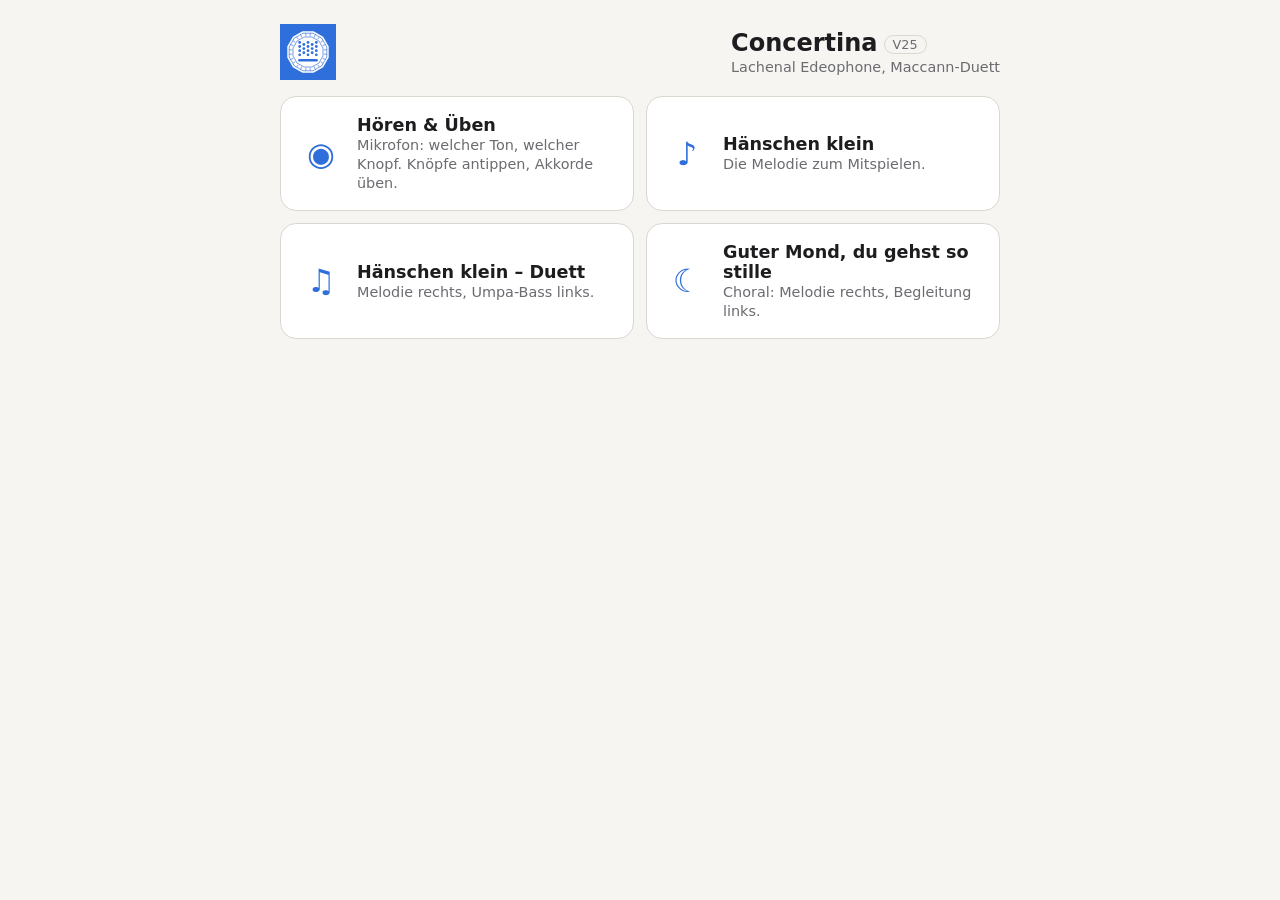
<file: index.html>
<!DOCTYPE html>
<html lang="de">
<head>
<meta charset="utf-8">
<meta name="viewport" content="width=device-width, initial-scale=1">
<title>Concertina</title>
<link rel="manifest" href="manifest.webmanifest">
<meta name="theme-color" content="#2f6fdb">
<link rel="icon" href="icon.svg" type="image/svg+xml">
<link rel="apple-touch-icon" href="icon-192.png">
<link rel="stylesheet" href="concertina.css?v=V25">
<style>
  /* The start menu: one big tile per thing to do */
  .menu-head { display: flex; align-items: center; gap: 14px; }
  .menu-head img { width: 56px; height: 56px; }
  .menu-head h1 { margin: 0; font-size: 1.5rem; }
  .menu-head .version { color: var(--muted); font-size: 0.8rem; font-weight: 400; margin-left: 6px; }
  .menu-head p { margin: 2px 0 0; color: var(--muted); font-size: 0.9rem; }
  .tiles { display: grid; grid-template-columns: repeat(auto-fit, minmax(260px, 1fr)); gap: 12px; }
  .tile {
    display: flex; gap: 14px; align-items: center; padding: 18px; border-radius: 16px; text-decoration: none;
    background: var(--panel); border: 1px solid var(--line); color: var(--ink);
  }
  .tile:hover, .tile:focus-visible { border-color: var(--accent); }
  .tile .sym { font-size: 2rem; width: 44px; text-align: center; color: var(--accent); flex: none; }
  .tile b { display: block; font-size: 1.1rem; }
  .tile span { color: var(--muted); font-size: 0.9rem; }
</style>
</head>
<body>
<main>
  <header class="menu-head">
    <img src="icon.svg" alt="">
    <div>
      <h1>Concertina<span class="version" id="version">V25</span></h1>
      <p>Lachenal Edeophone, Maccann-Duett</p>
    </div>
  </header>
  <nav class="tiles" aria-label="Menü">
    <a class="tile" href="listen.html"><div class="sym">◉</div><div><b>Hören &amp; Üben</b>
      <span>Mikrofon: welcher Ton, welcher Knopf. Knöpfe antippen, Akkorde üben.</span></div></a>
    <a class="tile" href="song.html"><div class="sym">♪</div><div><b>Hänschen klein</b>
      <span>Die Melodie zum Mitspielen.</span></div></a>
    <a class="tile" href="duet.html"><div class="sym">♫</div><div><b>Hänschen klein – Duett</b>
      <span>Melodie rechts, Umpa-Bass links.</span></div></a>
    <a class="tile" href="backing.html"><div class="sym">☾</div><div><b>Guter Mond, du gehst so stille</b>
      <span>Choral: Melodie rechts, Begleitung links.</span></div></a>
  </nav>
</main>
<script src="pwa.js?v=V25"></script>
</body>
</html>
</file>
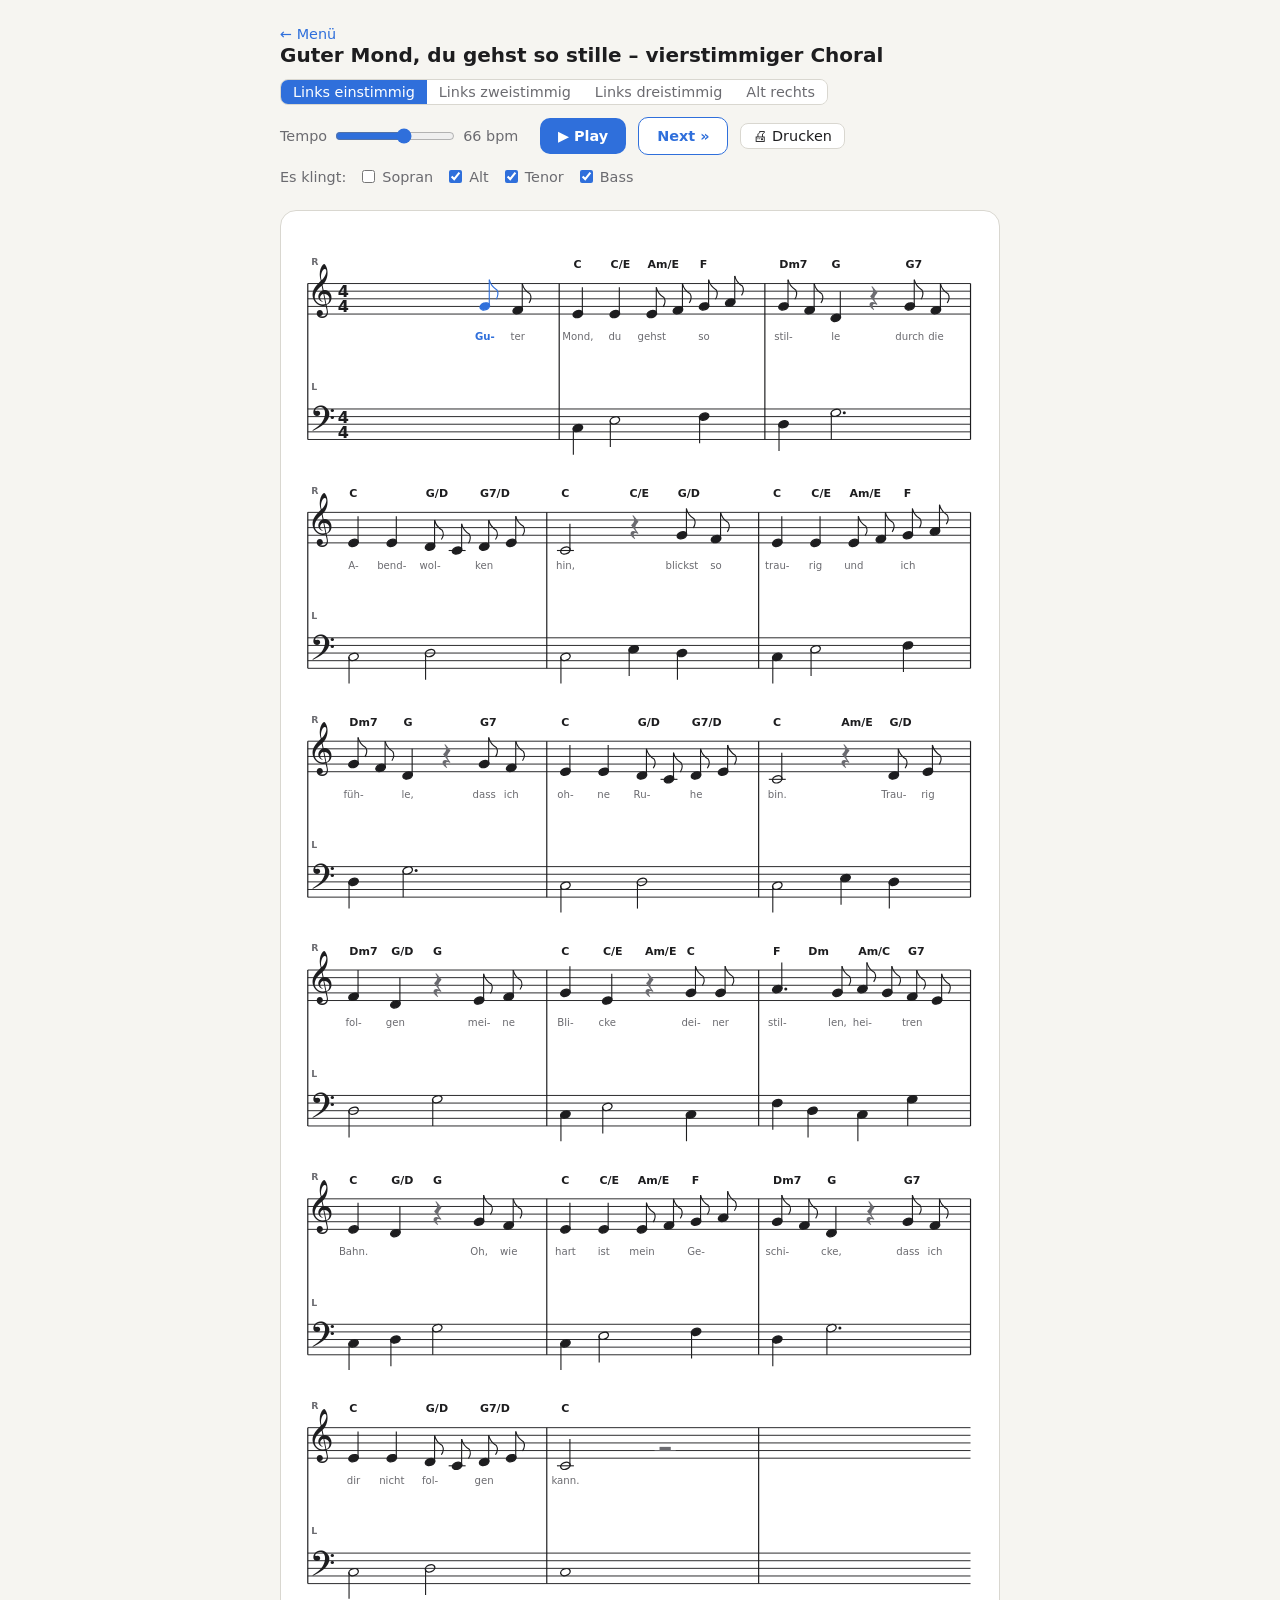
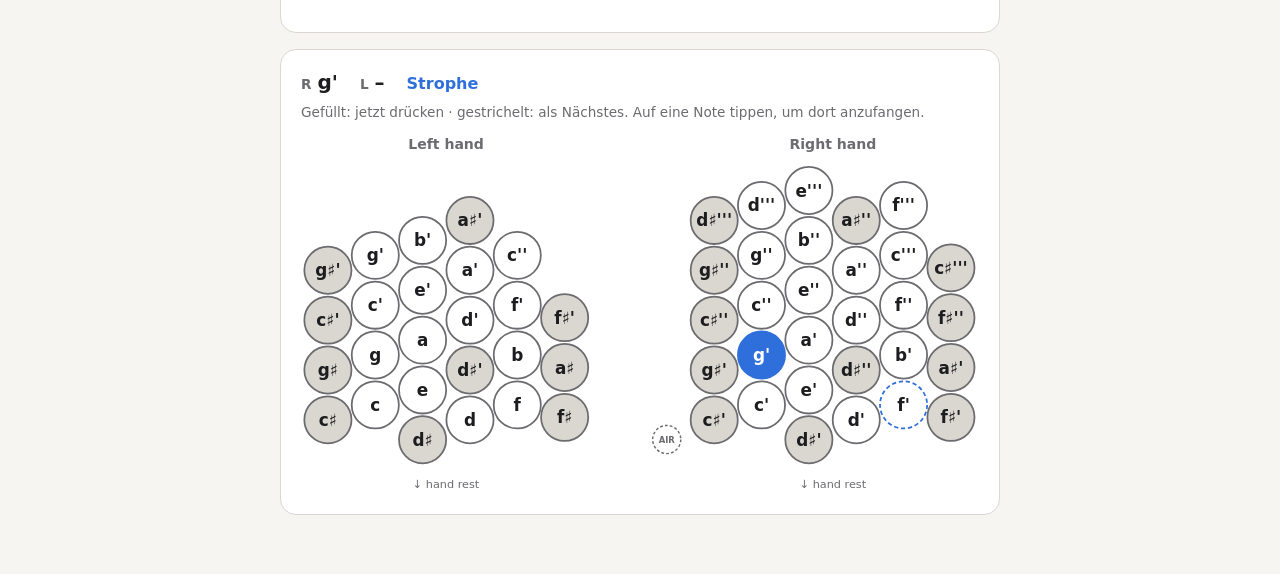
<file: backing.html>
<!DOCTYPE html>
<html lang="de">
<head>
<meta charset="utf-8">
<meta name="viewport" content="width=device-width, initial-scale=1">
<title>Guter Mond, du gehst so stille – vierstimmiger Choral</title>
<link rel="manifest" href="manifest.webmanifest">
<meta name="theme-color" content="#2f6fdb">
<link rel="icon" href="icon.svg" type="image/svg+xml">
<link rel="apple-touch-icon" href="icon-192.png">
<link rel="preconnect" href="https://fonts.googleapis.com">
<link rel="preconnect" href="https://fonts.gstatic.com" crossorigin>
<link href="https://fonts.googleapis.com/css2?family=Noto+Music&display=swap" rel="stylesheet">
<link rel="stylesheet" href="concertina.css?v=V25">
<style>
  a.back { color: var(--accent); text-decoration: none; font-size: 0.9rem; }
  .controls input[type=range] { width: 9em; accent-color: var(--accent); }
  .tempo-value { font-variant-numeric: tabular-nums; min-width: 4.5em; }
  .voices { display: flex; gap: 4px 12px; flex-wrap: wrap; align-items: center; }
  .voices label { gap: 4px; }
  .voices input { accent-color: var(--accent); }
  svg.score { width: 100%; height: auto; display: block; }
  .score .l { stroke: var(--ink); stroke-width: 1.1; }
  .score .bar { stroke: var(--ink); stroke-width: 1.4; }
  .score .glyph { fill: var(--ink); font-family: "Noto Music", "Bravura", "Segoe UI Symbol", "Apple Symbols", serif; }
  .score .meter { fill: var(--ink); font: 700 19px system-ui, sans-serif; text-anchor: middle; }
  .score .chord-sym { fill: var(--ink); font: 700 13px system-ui, sans-serif; }
  .score .chord-sym.now { fill: var(--accent); }
  .score .hand { fill: var(--muted); font: 600 11px system-ui, sans-serif; }
  .score .ev { cursor: pointer; }
  .score .ev .hit { fill: transparent; }
  .score .ev .head { stroke: var(--ink); stroke-width: 1.6; }
  .score .ev .head.filled, .score .ev .dot { fill: var(--ink); }
  .score .ev .head.open { fill: none; }
  .score .ev .stem, .score .ev .ledger, .score .ev .flag { stroke: var(--ink); stroke-width: 1.3; fill: none; }
  .score .ev .rest { fill: var(--muted); }
  .score .ev .lyric { fill: var(--muted); font: 12px system-ui, sans-serif; text-anchor: middle; }
  .score .ev.now .head { stroke: var(--accent); }
  .score .ev.now .head.filled, .score .ev.now .dot { fill: var(--accent); }
  .score .ev.now .stem, .score .ev.now .ledger, .score .ev.now .flag { stroke: var(--accent); }
  .score .ev.now .lyric { fill: var(--accent); font-weight: 700; }
  .score .ev:hover .head { stroke: var(--accent); }
  .now-line { display: flex; gap: 8px 22px; align-items: baseline; flex-wrap: wrap; margin: 0 0 10px; }
  .now-hand { font-size: 1.25rem; font-weight: 700; }
  .now-hand span { color: var(--muted); font-size: 0.85rem; font-weight: 600; margin-right: 6px; }
  .now-section { color: var(--accent); font-weight: 600; }
  .card .sub { color: var(--muted); font-size: 0.85rem; margin: 0 0 12px; }
  .status { color: var(--muted); font-size: 0.9rem; min-height: 1.3em; }
  @media (max-width: 560px) {
    .keys { position: sticky; bottom: 0; padding: 10px 12px; box-shadow: 0 -6px 16px rgba(0, 0, 0, 0.12); }
    .keys .sub { display: none; }
    .keys .now-line { margin: 0 0 4px; }
    .now-hand { font-size: 1rem; }
  }
  /* Phone: Play and Next sit side by side at the end of the "now" line */
  .mini-btns { display: none; margin-left: auto; gap: 6px; align-self: center; }
  @media (max-width: 560px) { .mini-btns { display: flex; } .keys .now-line { column-gap: 14px; } }
  .card.zoomed .mini-btns { display: flex; }
  button.start.play-mini { padding: 6px 14px; }
  button.start.next-mini { padding: 6px 12px; }
  button.start.next-btn { background: var(--panel, #fff); color: var(--accent); border: 1px solid var(--accent); }
  .seg { flex-wrap: wrap; }
  .seg button:disabled { opacity: 0.45; cursor: default; }
  @media (min-width: 561px) {
    header { position: sticky; top: 0; z-index: 2; background: var(--bg); padding: 8px 0; margin-top: -8px; }
  }
</style>
</head>
<body>
<main>
  <header>
    <div>
      <a class="back" href="index.html">← Menü</a>
      <h1>Guter Mond, du gehst so stille – vierstimmiger Choral</h1>
    </div>
    <div class="controls">
      <div class="seg" role="group" aria-label="Linke Hand">
        <button id="leftOne" aria-pressed="true" title="Rechte Hand die Melodie, linke Hand nur den Bass">Links einstimmig</button>
        <button id="leftTwo" aria-pressed="false" title="Links eine Oberstimme und der Bass">Links zweistimmig</button>
        <button id="altLeft" aria-pressed="false" title="Rechte Hand nur die Melodie, links die dreistimmige Begleitung">Links dreistimmig</button>
        <button id="altRight" aria-pressed="false" title="Der Alt geht in die rechte Hand, wo sie den Ton hat">Alt rechts</button>
      </div>
      <label>Tempo <input id="tempo" type="range" min="0" max="112" step="1" value="66">
        <span class="tempo-value" id="tempoValue">66 bpm</span></label>
      <button id="play" class="start" data-play>▶ Play</button>
      <button class="start next-btn" data-next title="Zur nächsten Note springen (Pfeil rechts). Bei 0 bpm klingt immer nur der Griff, bis du weiterdrückst.">Next »</button>
      <button class="print-btn" data-print="270" title="Noten drucken oder als PDF speichern">🖨 Drucken</button>
      <div class="voices" role="group" aria-label="Es klingt">Es klingt:
        <label><input type="checkbox" data-voice="S"> Sopran</label>
        <label><input type="checkbox" data-voice="A" checked> Alt</label>
        <label><input type="checkbox" data-voice="T" checked> Tenor</label>
        <label><input type="checkbox" data-voice="B" checked> Bass</label>
      </div>
    </div>
  </header>

  <section class="card">
    <svg class="score" id="score" aria-label="Noten"></svg>
  </section>

  <section class="card keys">
    <div class="now-line">
      <div class="now-hand" id="nowRight"><span>R</span>–</div>
      <div class="now-hand" id="nowLeft"><span>L</span>–</div>
      <div class="now-section" id="nowSection"></div>
      <div class="mini-btns">
        <button class="start play-mini" data-play>▶ Play</button>
        <button class="start play-mini next-mini" data-next title="Nächste Note">»</button>
      </div>
    </div>
    <p class="sub">Gefüllt: jetzt drücken · gestrichelt: als Nächstes. Auf eine Note tippen, um dort anzufangen.</p>
    <svg class="maccann" id="maccann" data-zoom viewBox="20 6 964 514" aria-label="Maccann duet keyboard"></svg>
  </section>

  <div class="status" id="status"></div>
</main>

<script src="concertina.js?v=V25"></script>
<script src="pwa.js?v=V25"></script>
<script>
(() => {
  const { SVG_NS, ACC, label, toMidi, buildMaccann, sampleFor, loopCache, playNote, retimeNote, onTempoDrag, spell } = Concertina;
  const $ = id => document.getElementById(id);

  // ---------- the chorale ----------
  // C major; the melody starts on g'. Tokens: <note>:<length in quarters>[:<syllable>], r for a rest.
  // Ranges (written): soprano C4–A4, alto B3–F4, tenor E3–C4, bass C3–G3 (the left hand's lowest button is C3).
  // Melody: liederkiste.com, "Volksweise seit Anfang des 19. Jahrhunderts", transposed from G.
  const SOPRANO = [
    'r:2 r:1 G4:0.5:Gu- F4:0.5:ter',   // pickup: the accompaniment starts on "Mond"
    'E4:1:Mond, E4:1:du E4:0.5:gehst F4:0.5 G4:0.5:so A4:0.5',
    'G4:0.5:stil- F4:0.5 D4:1:le r:1 G4:0.5:durch F4:0.5:die',
    'E4:1:A- E4:1:bend- D4:0.5:wol- C4:0.5 D4:0.5:ken E4:0.5',
    'C4:2:hin, r:1 G4:0.5:blickst F4:0.5:so',
    'E4:1:trau- E4:1:rig E4:0.5:und F4:0.5 G4:0.5:ich A4:0.5',
    'G4:0.5:füh- F4:0.5 D4:1:le, r:1 G4:0.5:dass F4:0.5:ich',
    'E4:1:oh- E4:1:ne D4:0.5:Ru- C4:0.5 D4:0.5:he E4:0.5',
    'C4:2:bin. r:1 D4:0.5:Trau- E4:0.5:rig',
    'F4:1:fol- D4:1:gen r:1 E4:0.5:mei- F4:0.5:ne',
    'G4:1:Bli- E4:1:cke r:1 G4:0.5:dei- G4:0.5:ner',
    'A4:1.5:stil- G4:0.5:len, A4:0.5:hei- G4:0.5 F4:0.5:tren E4:0.5',
    'E4:1:Bahn. D4:1 r:1 G4:0.5:Oh, F4:0.5:wie',
    'E4:1:hart E4:1:ist E4:0.5:mein F4:0.5 G4:0.5:Ge- A4:0.5',
    'G4:0.5:schi- F4:0.5 D4:1:cke, r:1 G4:0.5:dass F4:0.5:ich',
    'E4:1:dir E4:1:nicht D4:0.5:fol- C4:0.5 D4:0.5:gen E4:0.5',
    'C4:2:kann. r:2',
  ];
  // Alto, tenor and bass per bar, voiced for the left hand's grips: generated by tools/grips.mjs from
  // HARMONY and the Edeophone layout. Few grips with two buttons in one column with a button between them,
  // within four columns, little vertical stretch, held notes where possible; the alto may go down to G3.
  // Re-run the tool after changing HARMONY or SOPRANO.
  const GRIFFIG = [
    ['r:4', 'r:4', 'r:4'],
    ['E4:1 C4:3', 'G3:2 A3:2', 'C3:1 E3:2 F3:1'],
    ['C4:1 D4:2 F4:1', 'F3:1 B3:3', 'D3:1 G3:3'],
    ['G3:2 B3:2', 'E3:2 G3:1 F3:1', 'C3:2 D3:2'],
    ['G3:2 C4:1 B3:1', 'E3:2 G3:2', 'C3:2 E3:1 D3:1'],
    ['E4:1 C4:3', 'G3:2 A3:2', 'C3:1 E3:2 F3:1'],
    ['C4:1 D4:2 F4:1', 'F3:1 B3:3', 'D3:1 G3:3'],
    ['G3:2 B3:2', 'E3:2 G3:1 F3:1', 'C3:2 D3:2'],
    ['G3:2 C4:1 B3:1', 'E3:2 A3:1 G3:1', 'C3:2 E3:1 D3:1'],
    ['F4:1 B3:1 D4:2', 'C4:1 G3:1 B3:2', 'D3:2 G3:2'],
    ['E4:1 C4:3', 'G3:2 A3:1 E3:1', 'C3:1 E3:2 C3:1'],
    ['C4:1 F4:1 E4:1 D4:1', 'A3:3 B3:1', 'F3:1 D3:1 C3:1 G3:1'],
    ['E4:1 B3:1 D4:2', 'G3:2 B3:2', 'C3:1 D3:1 G3:2'],
    ['E4:1 C4:3', 'G3:2 A3:2', 'C3:1 E3:2 F3:1'],
    ['C4:1 D4:2 F4:1', 'F3:1 B3:3', 'D3:1 G3:3'],
    ['G3:2 B3:2', 'E3:2 G3:1 F3:1', 'C3:2 D3:2'],
    ['G3:4', 'E3:4', 'C3:4'],
  ];
  // Two voices in the left hand, an upper line and the bass, under the melody; the chord's third is in one
  // of the three voices. Generated by VOICES=2 node tools/grips.mjs (the same grip rules as GRIFFIG).
  const ZWEI = [
    ['r:4', 'r:4'],
    ['G3:2 C4:1 A3:1', 'C3:1 E3:2 F3:1'],
    ['F3:1 B3:3', 'D3:1 G3:3'],
    ['E3:2 B3:2', 'C3:2 D3:2'],
    ['E3:2 G3:1 B3:1', 'C3:2 E3:1 D3:1'],
    ['G3:2 C4:1 A3:1', 'C3:1 E3:2 F3:1'],
    ['F3:1 B3:3', 'D3:1 G3:3'],
    ['E3:2 B3:2', 'C3:2 D3:2'],
    ['E3:2 C4:1 B3:1', 'C3:2 E3:1 D3:1'],
    ['F3:1 B3:3', 'D3:2 G3:2'],
    ['E3:1 C4:2 E4:1', 'C3:1 E3:2 C3:1'],
    ['A3:1 F3:1 A3:1 B3:1', 'F3:1 D3:1 C3:1 G3:1'],
    ['E3:1 B3:3', 'C3:1 D3:1 G3:2'],
    ['G3:2 C4:1 A3:1', 'C3:1 E3:2 F3:1'],
    ['F3:1 B3:3', 'D3:1 G3:3'],
    ['E3:2 B3:2', 'C3:2 D3:2'],
    ['E3:4', 'C3:4'],
  ];
  // Chord symbols (written in C; shown in C♯), one per beat ('-' = none) or one per bar
  const HARMONY = [
    '-', 'C C/E Am/E F', 'Dm7 G - G7', 'C - G/D G7/D', 'C - C/E G/D',
    'C C/E Am/E F', 'Dm7 G - G7', 'C - G/D G7/D', 'C - Am/E G/D', 'Dm7 G/D G -', 'C C/E Am/E C',
    'F Dm Am/C G7', 'C G/D G -', 'C C/E Am/E F', 'Dm7 G - G7', 'C - G/D G7/D', 'C',
  ];
  const SECTIONS = { 0: 'Strophe' };
  const START = 3;   // the pickup "Gu-ter": where playback starts
  const BEATS = 4;
  const harmony = HARMONY.flatMap((h, bar) => {
    const names = h.split(' ');
    return names.map((name, i) => ({ name, beat: bar * BEATS + i * BEATS / names.length })).filter(x => x.name !== '-');
  });
  const SLOW = SOPRANO.map((_, b) => b === SOPRANO.length - 2 ? 1.12 : b === SOPRANO.length - 1 ? 1.4 : 1);
  const totalBars = SOPRANO.length, totalBeats = totalBars * BEATS;

  const spelled = n => spell(toMidi(n), false);   // all notes are naturals

  // ---------- settings ----------
  const store = (k, v) => { try { localStorage.setItem('noteListener.choral.' + k, JSON.stringify(v)); } catch { } };
  const load = (k, d) => { try { const v = JSON.parse(localStorage.getItem('noteListener.choral.' + k)); return v ?? d; } catch { return d; } };
  let altHand = load('hand', 'one');   // one: left hand plays only the bass
  const audible = load('voices', { S: false, A: true, T: true, B: true });

  let events = [], onsets = [];   // { voice, hand, bar, beat, beats, notes (spelling), midis, syllable }
  function buildEvents() {
    events = [];
    const bars = altHand === 'two' ? ZWEI.map(([t, b]) => ['r:4', t, b]) : GRIFFIG;
    SOPRANO.forEach((s, bar) => {
      const [a, t, b] = bars[bar];
      for (const [voice, line] of [['S', s], ['A', a], ['T', t], ['B', b]]) {
        if ((altHand === 'one' && (voice === 'A' || voice === 'T')) || (altHand === 'two' && voice === 'A')) continue;
        const wanted = voice === 'S' || (voice === 'A' && altHand === 'right') ? 'right' : 'left';
        let beat = bar * BEATS;
        for (const tok of line.trim().split(/\s+/)) {
          const [n, len, syllable] = tok.split(':');
          const names = n === 'r' ? [] : [n];
          const midis = names.map(toMidi);
          // A note the hand doesn't have (in C major the alto's B3: the right hand starts at C4) goes to the other hand
          const hand = midis.every(m => buttonFor(wanted, m)) ? wanted : wanted === 'right' ? 'left' : 'right';
          events.push({ voice, hand, bar, beat, beats: Number(len), notes: names.map(spelled), midis, syllable });
          beat += Number(len);
        }
      }
    });
    onsets = [...new Set(events.map(e => e.beat))].sort((a, b) => a - b);
  }

  let flats = false, helm = true;
  try {
    const saved = JSON.parse(localStorage.getItem('noteListener.settings') || 'null');
    if (saved) { flats = !!saved.flats; helm = saved.helm !== false; }
  } catch { /* defaults */ }

  // ---------- score: two voices per staff ----------
  const score = $('score');
  const S = 9;
  function svgEl(name, attrs, parent = score, text) {
    const e = document.createElementNS(SVG_NS, name);
    for (const k in attrs) e.setAttribute(k, attrs[k]);
    if (text != null) e.textContent = text;
    parent.appendChild(e);
    return e;
  }
  const RESTS = { 4: '𝄻', 2: '𝄼', 1: '𝄽', 0.5: '𝄾' };
  const REST_Y = { 4: 1, 2: 0, 1: 0, 0.5: 0 };
  const UPPER = { S: true, A: false, T: true, B: false };   // stem direction per voice

  function drawScore() {
    score.textContent = '';
    for (const h of harmony) h.el = null;
    for (const e of events) e.el = null;
    const perLine = score.clientWidth && score.clientWidth < 560 ? 2 : 3;
    const W = perLine === 2 ? 420 : 800;
    const SYS_H = 270, TREBLE_TOP = 62, BASS_TOP = TREBLE_TOP + 4 * S + 112;
    const lines = Math.ceil(totalBars / perLine);
    score.setAttribute('viewBox', `0 0 ${W} ${lines * SYS_H + 10}`);
    for (let l = 0; l < lines; l++) {
      const y0 = l * SYS_H;
      const LEAD = l === 0 ? 62 : 40;
      const barW = (W - 10 - LEAD) / perLine;
      const trebleBottom = y0 + TREBLE_TOP + 4 * S, bassBottom = y0 + BASS_TOP + 4 * S;
      for (const bottom of [trebleBottom, bassBottom]) {
        for (let i = 0; i < 5; i++) svgEl('line', { class: 'l', x1: 8, x2: W - 10, y1: bottom - i * S, y2: bottom - i * S });
      }
      svgEl('line', { class: 'bar', x1: 8, x2: 8, y1: trebleBottom - 4 * S, y2: bassBottom });
      svgEl('text', { class: 'glyph', x: 12, y: trebleBottom - S, 'font-size': 4 * S }, score, '𝄞');
      svgEl('text', { class: 'glyph', x: 12, y: bassBottom - S * 2 / 3, 'font-size': 4 * S }, score, '𝄢');
      svgEl('text', { class: 'hand', x: 12, y: trebleBottom - 4 * S - 22 }, score, 'R');
      svgEl('text', { class: 'hand', x: 12, y: bassBottom - 4 * S - 22 }, score, 'L');
      if (l === 0) {
        for (const bottom of [trebleBottom, bassBottom]) {
          svgEl('text', { class: 'meter', x: 50, y: bottom - 2 * S - 2 }, score, '4');
          svgEl('text', { class: 'meter', x: 50, y: bottom - 2 }, score, '4');
        }
      }
      for (let i = 0; i < perLine; i++) {
        const bar = l * perLine + i;
        if (bar >= totalBars) break;
        const x0 = LEAD + i * barW, last = bar === totalBars - 1;
        svgEl('line', { class: 'bar', x1: x0 + barW, x2: x0 + barW, y1: trebleBottom - 4 * S, y2: bassBottom, 'stroke-width': last ? 3 : 1.4 });
        const times = onsets.filter(b => b >= bar * BEATS && b < (bar + 1) * BEATS);
        const room = times.map((b, k) => Math.sqrt((times[k + 1] ?? (bar + 1) * BEATS) - b));
        const unit = (barW - 32) / room.reduce((a, r) => a + r, 0);
        const xOf = new Map();
        let x = x0 + 22;
        times.forEach((b, k) => { xOf.set(b, x); x += room[k] * unit; });
        for (const h of harmony.filter(h => Math.floor(h.beat / BEATS) === bar)) {
          h.el = svgEl('text', { class: 'chord-sym', x: (xOf.get(h.beat) ?? x0 + 22) - 5, y: trebleBottom - 4 * S - 18 }, score, h.name);
        }
        for (const e of events.filter(e => e.bar === bar)) {
          // Each staff shows its hand: top the right hand, bottom the left
          drawEvent(e, xOf.get(e.beat), e.hand === 'right' ? trebleBottom : bassBottom, e.hand === 'right');
        }
      }
    }
    markMuted();
    showNow(nowBeat, true);
  }

  function drawEvent(e, x, bottom, treble) {
    if (e.bar === 0 && !e.midis.length) return;   // the pickup bar shows only "Gu-ter"
    const g = svgEl('g', { class: 'ev' });
    e.el = g;
    // Stems: melody up, alto down under the melody but up next to tenor and bass; tenor up, bass down
    const up = e.voice === 'A' ? !treble : UPPER[e.voice];
    svgEl('rect', { class: 'hit', x: x - 13, y: bottom - 8 * S, width: 26, height: 12 * S }, g);
    g.addEventListener('click', () => play(e.beat));
    if (!e.midis.length) {
      // Rests of the upper voice sit high, of the lower voice low
      const shared = !(e.voice === 'S' && altHand !== 'right');
      svgEl('text', { class: 'glyph rest', x: x - 6, y: bottom - REST_Y[e.beats] * S - (shared ? (up ? 2 * S : -S) : 0), 'font-size': 4 * S }, g, RESTS[e.beats]);
      return;
    }
    const ref = treble ? 4 * 7 + 2 /* E4 */ : 2 * 7 + 4 /* G2 */;
    const sp = e.notes[0], step = sp.octave * 7 + sp.letterIndex - ref, y = bottom - step * S / 2;
    for (let st = -2; st >= step; st -= 2) svgEl('line', { class: 'ledger', x1: x - 10, x2: x + 10, y1: bottom - st * S / 2, y2: bottom - st * S / 2 }, g);
    for (let st = 10; st <= step; st += 2) svgEl('line', { class: 'ledger', x1: x - 10, x2: x + 10, y1: bottom - st * S / 2, y2: bottom - st * S / 2 }, g);
    const dotted = e.beats === 1.5 || e.beats === 3, len = dotted ? e.beats / 1.5 : e.beats;
    svgEl('ellipse', { class: 'head ' + (len >= 2 ? 'open' : 'filled'), cx: x, cy: y, rx: 5.8, ry: 4, transform: `rotate(-20 ${x} ${y})` }, g);
    if (dotted) svgEl('circle', { class: 'dot', cx: x + 10, cy: y - (step % 2 ? 0 : S / 2), r: 1.8 }, g);
    if (len < 4) {
      const sx = up ? x + 5.3 : x - 5.3, y2 = up ? y - 3.5 * S : y + 3.5 * S;
      svgEl('line', { class: 'stem', x1: sx, x2: sx, y1: y, y2 }, g);
      if (len === 0.5) {
        const d = up ? 1 : -1;
        svgEl('path', { class: 'flag', d: `M${sx} ${y2} q 2 ${8 * d} 9 ${12 * d} q 3 ${5 * d} -1 ${11 * d}` }, g);
      }
    }
    if (e.syllable) svgEl('text', { class: 'lyric', x, y: bottom + (altHand === 'right' ? 6.4 : 3.4) * S }, g, e.syllable);
  }

  function markMuted() {
    for (const e of events) e.el?.classList.toggle('muted', !audible[e.voice]);
  }

  // ---------- keyboard and "now" display ----------
  const maccann = $('maccann');
  const buttons = buildMaccann(maccann);
  for (const b of buttons) {
    const sp = spell(b.midi, flats);
    b.t.textContent = label(sp, helm);
    b.g.querySelector('title').textContent = label(sp, !helm);
  }
  const buttonFor = (hand, midi) => buttons.find(b => b.hand === hand && b.midi === midi);
  const soundingAt = beat => events.filter(e => e.beat <= beat && beat < e.beat + e.beats);
  const sectionAt = bar => { for (let b = bar; b >= 0; b--) if (SECTIONS[b]) return SECTIONS[b]; return ''; };

  let nowBeat = START, nowKey = '', playing = false;
  function showNow(beat, force) {
    const now = soundingAt(beat);
    const key = now.map(e => events.indexOf(e)).join();
    if (key === nowKey && !force) return;
    nowKey = key;
    nowBeat = beat;
    for (const e of events) e.el?.classList.toggle('now', now.includes(e));
    const chordNow = (playing || stepped) && harmony.findLast(h => h.el && h.beat <= beat);
    for (const h of harmony) h.el?.classList.toggle('now', h === chordNow);
    const next = events.filter(e => e.beat === onsets.find(b => b > beat) && e.midis.length);
    const on = new Set(), soon = new Set();
    for (const e of now) for (const m of e.midis) on.add(buttonFor(e.hand, m));
    for (const e of next) for (const m of e.midis) soon.add(buttonFor(e.hand, m));
    for (const b of buttons) {
      b.g.classList.toggle('on', on.has(b));
      b.g.classList.toggle('fits', soon.has(b) && !on.has(b));
    }
    for (const [hand, id] of [['right', 'nowRight'], ['left', 'nowLeft']]) {
      const notes = now.filter(x => x.hand === hand).flatMap(x => x.notes.map((sp, i) => ({ sp, midi: x.midis[i] })))
        .sort((a, b) => a.midi - b.midi).filter((n, i, a) => i === 0 || n.midi !== a[i - 1].midi);
      $(id).innerHTML = `<span>${hand === 'right' ? 'R' : 'L'}</span>`;
      $(id).append(notes.length ? notes.map(n => label(n.sp, helm)).join(' ') : '–');
    }
    $('nowSection').textContent = sectionAt(Math.floor(beat / BEATS));
    const el = now.find(e => e.el)?.el, keys = document.querySelector('.keys');
    if (playing && el) {
      const r = el.getBoundingClientRect();
      const bottom = getComputedStyle(keys).position === 'sticky' ? keys.getBoundingClientRect().top : innerHeight;
      const top = stickyTop();
      if (r.top < top || r.bottom > bottom) scrollBy({ top: r.top - top - 50, behavior: 'smooth' });
    }
  }

  const stickyTop = () => {
    const h = document.querySelector('header');
    return getComputedStyle(h).position === 'sticky' ? h.getBoundingClientRect().bottom : 0;
  };

  // ---------- playback ----------
  let ctx = null, out = null, getLoop = null, rafId = 0, timeline = null, voiceGain = null;
  let scheduled = [], bellows = null;   // scheduled: { e, nodes } per note event
  const tempoInput = $('tempo');
  const LEVEL = { S: 1, A: 0.75, T: 0.75, B: 0.95 };

  function makeTimeline(fromBeat, t0) {
    const spb = 60 / Number(tempoInput.value);
    const barStart = [0];
    for (let b = 0; b < totalBars; b++) barStart.push(barStart[b] + BEATS * spb * SLOW[b]);
    const abs = beat => {
      const b = Math.min(totalBars - 1, Math.floor(beat / BEATS));
      return barStart[b] + (beat - b * BEATS) * spb * SLOW[b];
    };
    const offset = t0 - abs(fromBeat);
    return {
      time: beat => offset + abs(beat),
      beat: t => {
        const a = t - offset;
        let b = 0;
        while (b < totalBars - 1 && barStart[b + 1] <= a) b++;
        return b * BEATS + (a - barStart[b]) / (spb * SLOW[b]);
      },
    };
  }

  // The bellows: a gentle swell over each two-bar phrase, a short dip at each reversal, a fade at the end
  // live: the tempo changed while playing, so carry on from the current level instead of starting from 0
  function scheduleBellows(bellows, fromBeat, tl, live = false) {
    const g = bellows.gain, t0 = tl.time(fromBeat);
    if (live) { const v = g.value; g.cancelScheduledValues(t0); g.setValueAtTime(v, t0); }
    else { g.cancelScheduledValues(0); g.setValueAtTime(0, t0 - 0.05); }
    for (let beat = fromBeat; beat <= totalBeats; beat += 0.125) {
      const bar = Math.min(totalBars - 1, Math.floor(beat / BEATS));
      const f = (beat - bar * BEATS) / BEATS;
      const phrase = (beat % (2 * BEATS)) / (2 * BEATS);
      const swell = 0.9 + 0.12 * Math.sin(Math.PI * phrase);
      const reversal = beat % (2 * BEATS) < 0.15 && beat > 0 ? 0.8 : 1;
      const fadeOut = bar === totalBars - 1 ? 1 - Math.pow(f, 1.5) : 1;
      g.linearRampToValueAtTime(0.75 * swell * reversal * fadeOut, tl.time(beat));
    }
  }

  function setVoiceGains() {
    for (const g of [voiceGain, stepGain]) if (g)
      for (const v in g) g[v].gain.setTargetAtTime(audible[v] ? LEVEL[v] : 0, ctx.currentTime, 0.02);
  }

  async function ensureAudio() {
    if (!ctx) {
      ctx = new (window.AudioContext || window.webkitAudioContext)();
      out = ctx.createDynamicsCompressor();
      out.connect(ctx.destination);
      getLoop = loopCache(ctx);
    }
    if (ctx.state !== 'running') await ctx.resume();
  }
  const loadFailed = () => {
    $('status').textContent = location.protocol === 'file:'
      ? 'Playing needs the page served over http: in the folder run python3 -m http.server, then open http://localhost:8000/backing.html'
      : 'Could not load the recordings.';
  };
  const loadSounds = e => Promise.all(e.midis.map(async m => {
    const { file, rate } = sampleFor(buttonFor(e.hand, m));
    return { buffer: await getLoop(file), rate };
  }));
  function makeVoiceGains(dest) {
    const g = {};
    for (const v of ['S', 'A', 'T', 'B']) {
      g[v] = ctx.createGain();
      g[v].gain.value = audible[v] ? LEVEL[v] : 0;
      g[v].connect(dest);
    }
    return g;
  }

  // A note's start and end on the current timeline: legato, with a breath between notes
  function noteSpan(e) {
    const t = timeline.time(e.beat), full = timeline.time(e.beat + e.beats) - t;
    return [t, t + full - Math.min(0.05, full * 0.1)];
  }
  // The tempo changed while playing: a new timeline from the current beat, every note moved onto it
  function retempo() {
    if (!playing || !timeline || !bellows) return;
    const now = ctx.currentTime, beat = timeline.beat(now);
    timeline = makeTimeline(beat, now);
    for (const n of scheduled) {
      const [t, end] = noteSpan(n.e);
      n.nodes = n.nodes.map(x => retimeNote(ctx, x, t, end));
    }
    scheduleBellows(bellows, beat, timeline, true);
  }

  async function play(fromBeat = START) {
    if (Number(tempoInput.value) === 0) return stepTo(onsetFrom(fromBeat));   // 0 bpm: one grip at a time
    stop();
    await ensureAudio();
    playing = true;
    setPlayButtons(true);
    $('status').textContent = 'Loading…';
    // Every voice is scheduled (muted ones at gain 0), so the checkboxes work while playing
    const todo = events.filter(e => e.beat >= fromBeat && e.midis.length);
    let sounds;
    try {
      sounds = await Promise.all(todo.map(loadSounds));
    } catch {
      loadFailed();
      return stop();
    }
    if (!playing) return;
    $('status').textContent = '';

    bellows = ctx.createGain();
    bellows.connect(out);
    voiceGain = makeVoiceGains(bellows);
    timeline = makeTimeline(fromBeat, ctx.currentTime + 0.12);
    scheduleBellows(bellows, fromBeat, timeline);

    scheduled = todo.map((e, k) => {
      const [t, end] = noteSpan(e);
      return { e, nodes: sounds[k].map(s => playNote(ctx, voiceGain[e.voice], s.buffer, s.rate, t, end, 1)) };
    });

    const tick = () => {
      if (!playing) return;
      const beat = timeline.beat(ctx.currentTime);
      if (beat >= totalBeats) { stop(); showNow(START, true); return; }
      showNow(Math.max(fromBeat, beat));
      rafId = requestAnimationFrame(tick);
    };
    showNow(fromBeat, true);
    tick();
  }

  // ---------- step mode: the Next button, and Play at 0 bpm ----------
  // Each step sounds the notes that sound at the next onset and holds them until the next step: notes that
  // go on (held in the score) keep sounding, the others stop.
  let held = new Map(), stepGain = null, stepped = false, stepToken = 0;   // held: event -> sounding notes
  const noteOnsets = () => onsets.filter(b => events.some(e => e.beat === b && e.midis.length));
  const onsetFrom = beat => noteOnsets().find(b => b >= beat - 1e-6) ?? START;
  function release(notes) {
    for (const { src, gain } of notes) {
      gain.gain.cancelScheduledValues(ctx.currentTime);
      gain.gain.setTargetAtTime(0, ctx.currentTime, 0.03);
      try { src.stop(ctx.currentTime + 0.2); } catch { /* not started */ }
    }
  }
  async function stepTo(beat) {
    if (playing) stop();
    const token = ++stepToken;
    await ensureAudio();
    if (!stepGain) stepGain = makeVoiceGains(out);
    const now = soundingAt(beat).filter(e => e.midis.length), fresh = now.filter(e => !held.has(e));
    let sounds;
    try { sounds = await Promise.all(fresh.map(loadSounds)); } catch { loadFailed(); return; }
    if (token !== stepToken) return;   // a newer step came in while loading
    $('status').textContent = '';
    for (const [e, notes] of held) if (!now.includes(e)) { release(notes); held.delete(e); }
    const t = ctx.currentTime + 0.02;
    fresh.forEach((e, k) => held.set(e, sounds[k].map(s => playNote(ctx, stepGain[e.voice], s.buffer, s.rate, t, t + 600, 1))));
    stepped = true;
    setPlayButtons(true);
    showNow(beat, true);
  }
  function next() {
    if (playing) {
      const b = noteOnsets().find(o => o > timeline.beat(ctx.currentTime) + 1e-6);
      return b === undefined ? stop() : play(b);
    }
    const b = stepped ? noteOnsets().find(o => o > nowBeat + 1e-6) : onsetFrom(nowBeat);
    if (b === undefined) { stop(); showNow(START, true); return; }   // past the end: back to the start
    stepTo(b);
  }

  function stop() {
    stepToken++;
    if (ctx) for (const notes of held.values()) release(notes);
    held.clear();
    stepped = false;
    playing = false;
    cancelAnimationFrame(rafId);
    const all = scheduled.flatMap(n => n.nodes);
    if (bellows) all.push({ src: { stop() {} }, gain: bellows });
    for (const { src, gain } of all) {
      gain.gain.cancelScheduledValues(ctx.currentTime);
      gain.gain.setTargetAtTime(0, ctx.currentTime, 0.03);
      try { src.stop(ctx.currentTime + 0.15); } catch { /* not started */ }
    }
    scheduled = [];
    bellows = null;
    voiceGain = null;
    setPlayButtons(false);
  }

  const playButtons = document.querySelectorAll('[data-play]');
  function setPlayButtons(on) {
    for (const b of playButtons) { b.textContent = on ? '■ Stop' : '▶ Play'; b.classList.toggle('listening', on); }
  }
  for (const b of playButtons) b.onclick = () => (playing || held.size ? stop() : play(nowBeat < totalBeats - 0.01 ? Math.floor(nowBeat) : START));
  for (const b of document.querySelectorAll('[data-next]')) b.onclick = next;
  document.addEventListener('keydown', e => {
    if (e.key === ' ' && e.target === document.body) { e.preventDefault(); $('play').click(); }
    if (e.key === 'ArrowRight' && (e.target === document.body || e.target.tagName === 'BUTTON')) { e.preventDefault(); next(); }
  });

  const showTempo = () => { $('tempoValue').textContent = `${tempoInput.value} bpm`; };
  tempoInput.value = load('tempo', 66);
  showTempo();
  tempoInput.addEventListener('input', showTempo);
  // Playing follows the slider while it moves; 0 bpm stops (step mode)
  const tempoChanged = () => {
    if (!playing) return;
    if (Number(tempoInput.value) === 0) stop(); else retempo();
  };
  onTempoDrag(tempoInput, tempoChanged);
  window.__beatNow = () => (playing && timeline ? timeline.beat(ctx.currentTime) : null);   // for tests: the beat being played
  tempoInput.addEventListener('change', () => { store('tempo', Number(tempoInput.value)); tempoChanged(); });

  // The left hand's part rebuilds the score; voice checkboxes only change what sounds
  function setHand(value) {
    if (playing || held.size) stop();
    altHand = value;
    store('hand', value);
    $('altRight').setAttribute('aria-pressed', String(altHand === 'right'));
    $('altLeft').setAttribute('aria-pressed', String(altHand === 'left'));
    $('leftOne').setAttribute('aria-pressed', String(altHand === 'one'));
    $('leftTwo').setAttribute('aria-pressed', String(altHand === 'two'));
    buildEvents();
    nowKey = '';
    drawScore();
  }
  $('altRight').onclick = () => setHand('right');
  $('altLeft').onclick = () => setHand('left');
  $('leftOne').onclick = () => setHand('one');
  $('leftTwo').onclick = () => setHand('two');
  for (const box of document.querySelectorAll('[data-voice]')) {
    const v = box.dataset.voice;
    box.checked = !!audible[v];
    box.onchange = () => { audible[v] = box.checked; store('voices', audible); setVoiceGains(); markMuted(); };
  }

  setHand(altHand);
  addEventListener('resize', () => {
    const perLine = score.clientWidth < 560 ? 2 : 3;
    if (perLine !== (score.viewBox.baseVal.width === 420 ? 2 : 3)) drawScore();
  });
  window.__choral = { GRIFFIG, SOPRANO, ZWEI };   // for tests
})();
</script>
</body>
</html>
</file>
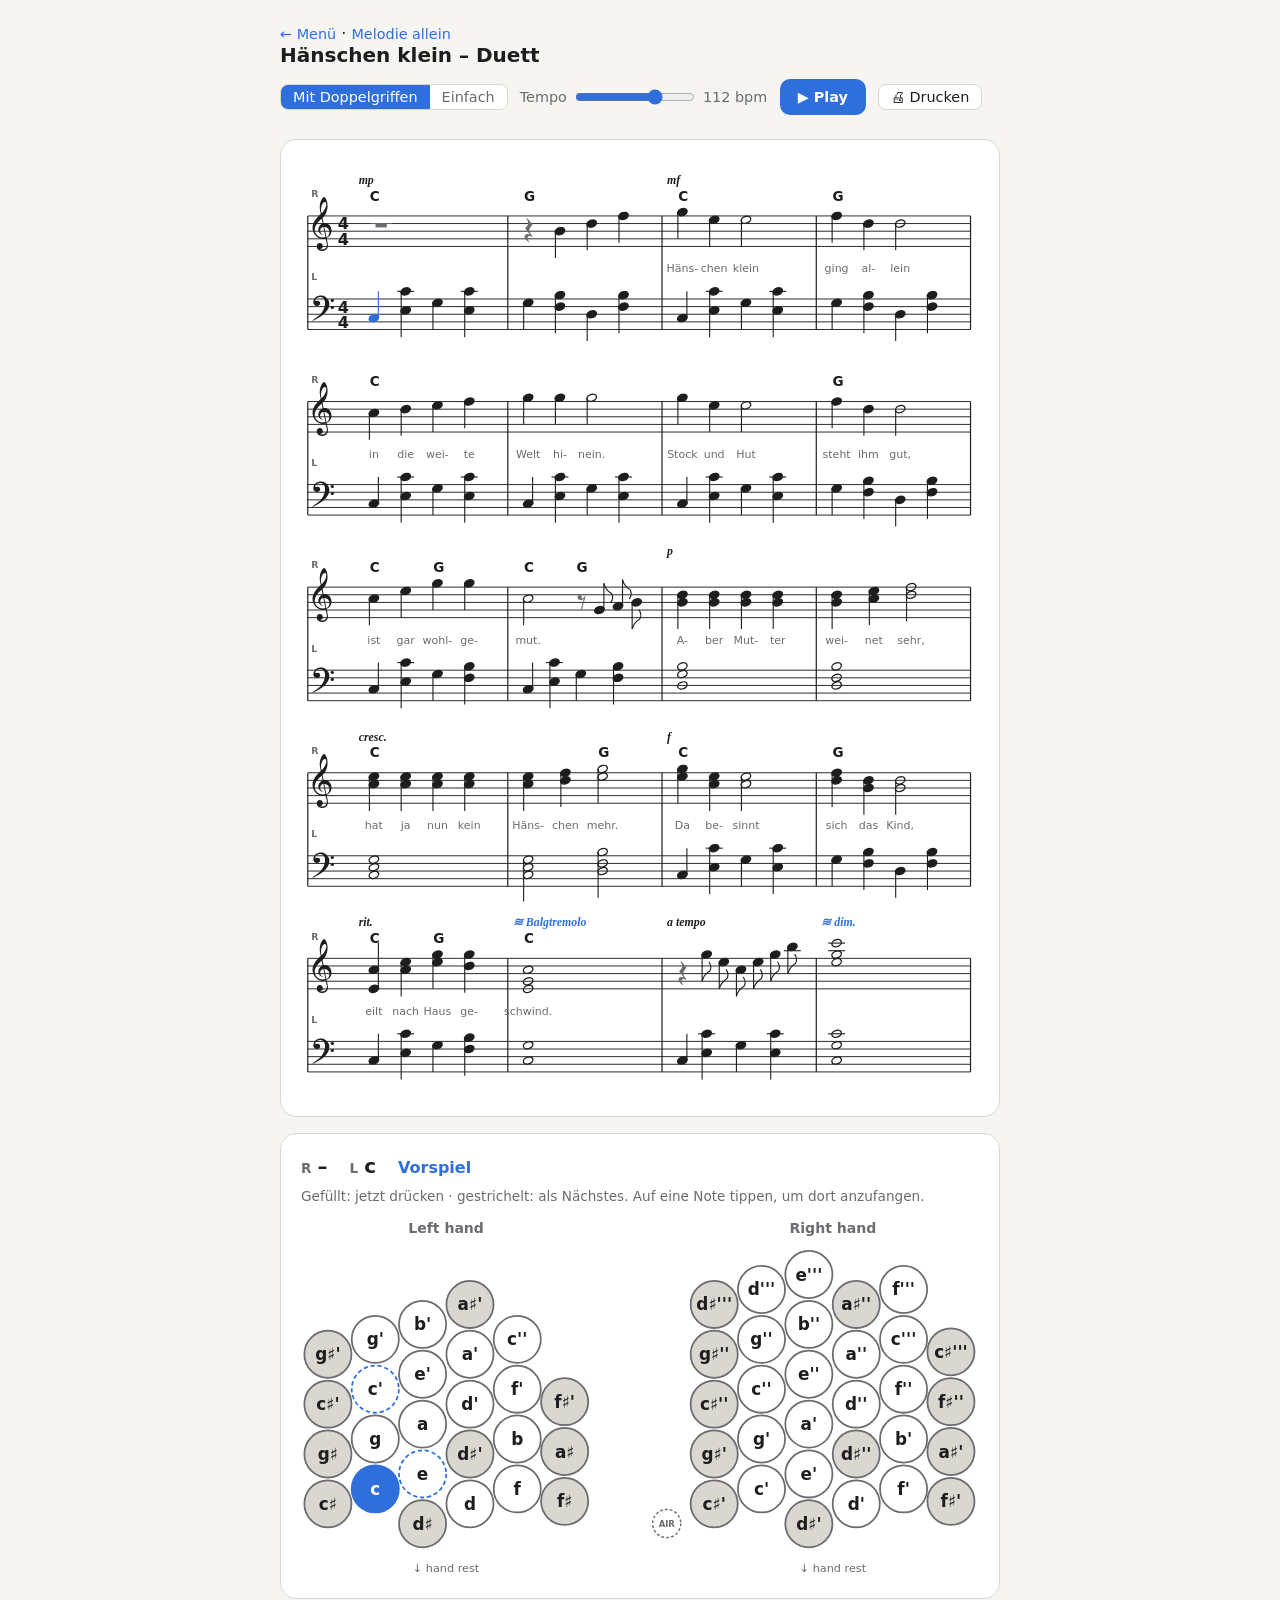
<file: duet.html>
<!DOCTYPE html>
<html lang="de">
<head>
<meta charset="utf-8">
<meta name="viewport" content="width=device-width, initial-scale=1">
<title>Hänschen klein – Duett</title>
<link rel="manifest" href="manifest.webmanifest">
<meta name="theme-color" content="#2f6fdb">
<link rel="icon" href="icon.svg" type="image/svg+xml">
<link rel="apple-touch-icon" href="icon-192.png">
<link rel="preconnect" href="https://fonts.googleapis.com">
<link rel="preconnect" href="https://fonts.gstatic.com" crossorigin>
<link href="https://fonts.googleapis.com/css2?family=Noto+Music&display=swap" rel="stylesheet">
<link rel="stylesheet" href="concertina.css?v=V25">
<style>
  a.back { color: var(--accent); text-decoration: none; font-size: 0.9rem; }
  .controls input[type=range] { width: 9em; accent-color: var(--accent); }
  .tempo-value { font-variant-numeric: tabular-nums; min-width: 4.5em; }
  svg.score { width: 100%; height: auto; display: block; }
  .score .l { stroke: var(--ink); stroke-width: 1.1; }
  .score .bar { stroke: var(--ink); stroke-width: 1.4; }
  .score .glyph { fill: var(--ink); font-family: "Noto Music", "Bravura", "Segoe UI Symbol", "Apple Symbols", serif; }
  .score .meter { fill: var(--ink); font: 700 19px system-ui, sans-serif; text-anchor: middle; }
  .score .mark { fill: var(--ink); font: italic 700 14px Georgia, serif; }
  .score .mark.shake { fill: var(--accent); }
  .score .chord-sym { fill: var(--ink); font: 700 16px system-ui, sans-serif; }
  .score .chord-sym.now { fill: var(--accent); }
  .score .hand { fill: var(--muted); font: 600 11px system-ui, sans-serif; }
  .score .ev { cursor: pointer; }
  .score .ev .hit { fill: transparent; }
  .score .ev .head { stroke: var(--ink); stroke-width: 1.6; }
  .score .ev .head.filled { fill: var(--ink); }
  .score .ev .head.open { fill: none; }
  .score .ev .stem, .score .ev .ledger, .score .ev .flag { stroke: var(--ink); stroke-width: 1.3; fill: none; }
  .score .ev .rest { fill: var(--muted); }
  .score .ev .lyric { fill: var(--muted); font: 13px system-ui, sans-serif; text-anchor: middle; }
  .score .ev.now .head { stroke: var(--accent); }
  .score .ev.now .head.filled { fill: var(--accent); }
  .score .ev.now .stem, .score .ev.now .ledger, .score .ev.now .flag { stroke: var(--accent); }
  .score .ev.now .lyric { fill: var(--accent); font-weight: 700; }
  .score .ev:hover .head { stroke: var(--accent); }
  .now-line { display: flex; gap: 8px 22px; align-items: baseline; flex-wrap: wrap; margin: 0 0 10px; }
  .now-hand { font-size: 1.25rem; font-weight: 700; }
  .now-hand span { color: var(--muted); font-size: 0.85rem; font-weight: 600; margin-right: 6px; }
  .now-section { color: var(--accent); font-weight: 600; }
  .card h2 { font-size: 1rem; margin: 0 0 4px; font-weight: 600; }
  .card .sub { color: var(--muted); font-size: 0.85rem; margin: 0 0 12px; }
  .status { color: var(--muted); font-size: 0.9rem; min-height: 1.3em; }
  @media (max-width: 560px) {
    .keys { position: sticky; bottom: 0; padding: 10px 12px; box-shadow: 0 -6px 16px rgba(0, 0, 0, 0.12); }
    .keys .sub { display: none; }
    .keys .now-line { margin: 0 0 4px; }
    .now-hand { font-size: 1rem; }
  }
  /* Play/Stop stays in view: the header sticks to the top on larger screens; on phones a second
     button sits in the sticky keyboard bar */
  .play-mini { display: none; margin-left: auto; padding: 6px 14px; align-self: center; }
  @media (max-width: 560px) { .play-mini { display: block; } }
  @media (min-width: 561px) {
    header { position: sticky; top: 0; z-index: 2; background: var(--bg); padding: 8px 0; margin-top: -8px; }
  }
</style>
</head>
<body>
<main>
  <header>
    <div>
      <a class="back" href="index.html">← Menü</a> · <a class="back" href="song.html">Melodie allein</a>
      <h1>Hänschen klein – Duett</h1>
    </div>
    <div class="controls">
      <div class="seg" role="group" aria-label="Fassung">
        <button id="verFull" aria-pressed="true" title="Melodie in Terzen, Umpa-Bass mit Doppelgriffen">Mit Doppelgriffen</button>
        <button id="verSimple" aria-pressed="false" title="Jede Hand spielt immer nur einen Ton">Einfach</button>
      </div>
      <label>Tempo <input id="tempo" type="range" min="1" max="160" step="1" value="112">
        <span class="tempo-value" id="tempoValue">112 bpm</span></label>
      <button id="play" class="start" data-play>▶ Play</button>
      <button class="print-btn" data-print="219" title="Noten drucken oder als PDF speichern">🖨 Drucken</button>
    </div>
  </header>

  <section class="card">
    <svg class="score" id="score" aria-label="Noten"></svg>
  </section>

  <section class="card keys">
    <div class="now-line">
      <div class="now-hand" id="nowRight"><span>R</span>–</div>
      <div class="now-hand" id="nowLeft"><span>L</span>–</div>
      <div class="now-section" id="nowSection"></div>
      <button class="start play-mini" data-play>▶ Play</button>
    </div>
    <p class="sub">Gefüllt: jetzt drücken · gestrichelt: als Nächstes. Auf eine Note tippen, um dort anzufangen.</p>
    <svg class="maccann" id="maccann" data-zoom viewBox="20 6 964 514" aria-label="Maccann duet keyboard"></svg>
  </section>

  <div class="status" id="status"></div>
</main>

<script src="concertina.js?v=V25"></script>
<script src="pwa.js?v=V25"></script>
<script>
(() => {
  const { SVG_NS, ACC, spell, label, toMidi, buildMaccann, sampleFor, loopCache, playNote, retimeNote, onTempoDrag } = Concertina;
  const $ = id => document.getElementById(id);

  // ---------- the arrangement ----------
  // One line per bar: right hand | left hand. Events are <notes>:<length in quarters>[:<syllable>],
  // notes joined with + for chords, r for a rest. Bars marked with a section name start a new part.
  const UMPA_C = 'C3:1 E3+C4:1 G3:1 E3+C4:1', UMPA_G7 = 'G3:1 F3+B3:1 D3:1 F3+B3:1';
  const UMPA_C_G7 = 'C3:1 E3+C4:1 G3:1 F3+B3:1';
  const BARS = [
    // [right hand, left hand, mark above the bar, section]
    ['r:4', UMPA_C, 'mp', 'Vorspiel'],
    ['r:1 B4:1 D5:1 F5:1', UMPA_G7],
    ['G5:1:Häns- E5:1:chen E5:2:klein', UMPA_C, 'mf', 'Melodie, eine Oktave höher'],
    ['F5:1:ging D5:1:al- D5:2:lein', UMPA_G7],
    ['C5:1:in D5:1:die E5:1:wei- F5:1:te', UMPA_C],
    ['G5:1:Welt G5:1:hi- G5:2:nein.', UMPA_C],
    ['G5:1:Stock E5:1:und E5:2:Hut', UMPA_C],
    ['F5:1:steht D5:1:ihm D5:2:gut,', UMPA_G7],
    ['C5:1:ist E5:1:gar G5:1:wohl- G5:1:ge-', UMPA_C_G7],
    ['C5:2:mut. r:0.5 G4:0.5 A4:0.5 B4:0.5', UMPA_C_G7],
    ['B4+D5:1:A- B4+D5:1:ber B4+D5:1:Mut- B4+D5:1:ter', 'D3+G3+B3:4', 'p', 'Leise, in Terzen'],
    ['B4+D5:1:wei- C5+E5:1:net D5+F5:2:sehr,', 'D3+F3+B3:4'],
    ['C5+E5:1:hat C5+E5:1:ja C5+E5:1:nun C5+E5:1:kein', 'C3+E3+G3:4', 'cresc.'],
    ['C5+E5:1:Häns- D5+F5:1:chen E5+G5:2:mehr.', 'C3+E3+G3:2 D3+F3+B3:2'],
    ['E5+G5:1:Da C5+E5:1:be- C5+E5:2:sinnt', UMPA_C, 'f', 'Kräftig'],
    ['D5+F5:1:sich B4+D5:1:das B4+D5:2:Kind,', UMPA_G7],
    ['E4+C5:1:eilt C5+E5:1:nach E5+G5:1:Haus D5+G5:1:ge-', UMPA_C_G7, 'rit.'],
    ['E4+G4+C5:4:schwind.', 'C3+G3:4', '≋ Balgtremolo', 'Balgtremolo'],
    ['r:1 G5:0.5 E5:0.5 C5:0.5 E5:0.5 G5:0.5 B5:0.5', UMPA_C, 'a tempo', 'Nachspiel'],
    ['E5+G5+C6:4', 'C3+G3+C4:4', '≋ dim.'],
  ];
  // The simple version: one note at a time in each hand. The right hand plays only the melody (the
  // top note of the full version's double stops), the left hand root and fifth in half notes.
  const BASS_C = 'C3:2 G3:2', BASS_G = 'G3:2 D3:2';
  const SIMPLE = [
    ['r:4', BASS_C],
    ['r:1 B4:1 D5:1 F5:1', BASS_G],
    ['G5:1:Häns- E5:1:chen E5:2:klein', BASS_C],
    ['F5:1:ging D5:1:al- D5:2:lein', BASS_G],
    ['C5:1:in D5:1:die E5:1:wei- F5:1:te', BASS_C],
    ['G5:1:Welt G5:1:hi- G5:2:nein.', BASS_C],
    ['G5:1:Stock E5:1:und E5:2:Hut', BASS_C],
    ['F5:1:steht D5:1:ihm D5:2:gut,', BASS_G],
    ['C5:1:ist E5:1:gar G5:1:wohl- G5:1:ge-', 'C3:2 G3:2'],
    ['C5:2:mut. r:0.5 G4:0.5 A4:0.5 B4:0.5', 'C3:2 G3:2'],
    ['D5:1:A- D5:1:ber D5:1:Mut- D5:1:ter', 'G3:4'],
    ['D5:1:wei- E5:1:net F5:2:sehr,', 'G3:4'],
    ['E5:1:hat E5:1:ja E5:1:nun E5:1:kein', 'C3:4'],
    ['E5:1:Häns- F5:1:chen G5:2:mehr.', 'C3:2 G3:2'],
    ['G5:1:Da E5:1:be- E5:2:sinnt', BASS_C],
    ['F5:1:sich D5:1:das D5:2:Kind,', BASS_G],
    ['C5:1:eilt E5:1:nach G5:1:Haus G5:1:ge-', 'C3:2 G3:2'],
    ['C5:4:schwind.', 'C3:4'],
    ['r:1 G5:0.5 E5:0.5 C5:0.5 E5:0.5 G5:0.5 B5:0.5', BASS_C],
    ['C6:4', 'C3:4'],
  ];
  // Chord letters above the staff, per bar ("C G": G from beat 3). G stands for G and G7.
  const HARMONY = ['C', 'G', 'C', 'G', 'C', 'C', 'C', 'G', 'C G', 'C G',
                   'G', 'G', 'C', 'C G', 'C', 'G', 'C G', 'C', 'C', 'C'];
  const harmony = HARMONY.flatMap((h, bar) => h.split(' ').map((name, i) => ({ name, beat: bar * 4 + i * 2 })));

  // Per bar: bellows level (0-1, ramps between bars), slowing (1 = in tempo), bellows shake
  const LEVEL = [0.6, 0.65, 0.8, 0.8, 0.8, 0.8, 0.8, 0.8, 0.8, 0.8, 0.5, 0.5, 0.6, 0.8, 1, 1, 1, 1, 0.85, 0.9];
  const SLOW = [1, 1, 1, 1, 1, 1, 1, 1, 1, 1, 1, 1, 1, 1, 1, 1, 1.12, 1.35, 1, 1.4];
  const SHAKE = new Set([17, 19]);
  const BEATS = 4;

  let version = 'full';
  try { if (localStorage.getItem('noteListener.duetVersion') === 'simple') version = 'simple'; } catch { }
  let events = [], onsets = [];   // events: { hand, bar, beat (from the start), beats, midis, syllable }
  function buildEvents() {  // from the chosen version
    events = [];
    (version === 'simple' ? SIMPLE : BARS).forEach(([right, left], bar) => {
      for (const [hand, line] of [['right', right], ['left', left]]) {
        let beat = bar * BEATS;
        for (const tok of line.trim().split(/\s+/)) {
          const [notes, len, syllable] = tok.split(':');
          const midis = notes === 'r' ? [] : notes.split('+').map(toMidi);
          events.push({ hand, bar, beat, beats: Number(len), midis, syllable });
          beat += Number(len);
        }
      }
    });
    onsets = [...new Set(events.map(e => e.beat))].sort((a, b) => a - b);
  }
  buildEvents();
  const totalBeats = BARS.length * BEATS;

  let flats = false, helm = true;
  try {
    const saved = JSON.parse(localStorage.getItem('noteListener.settings') || 'null');
    if (saved) { flats = !!saved.flats; helm = saved.helm !== false; }
  } catch { /* defaults */ }
  const noteName = m => label(spell(m, flats), helm);

  // ---------- score: grand staff, right hand on top, left hand below ----------
  const score = $('score');
  const S = 9;
  function svgEl(name, attrs, parent = score, text) {
    const e = document.createElementNS(SVG_NS, name);
    for (const k in attrs) e.setAttribute(k, attrs[k]);
    if (text != null) e.textContent = text;
    parent.appendChild(e);
    return e;
  }
  const RESTS = { 4: '𝄻', 2: '𝄼', 1: '𝄽', 0.5: '𝄾' };
  const REST_Y = { 4: 1, 2: 0, 1: 0, 0.5: 0 };  // baseline, in staff spaces above the bottom line

  function drawScore() {
    score.textContent = '';
    for (const h of harmony) h.el = null;
    const perLine = score.clientWidth && score.clientWidth < 560 ? 2 : 4;
    const W = perLine === 2 ? 420 : 800, LEAD = 62;
    const SYS_H = 219, TREBLE_TOP = 66, BASS_TOP = TREBLE_TOP + 4 * S + 62;
    const barW = (W - 10 - LEAD) / perLine, lines = Math.ceil(BARS.length / perLine);
    score.setAttribute('viewBox', `0 0 ${W} ${lines * SYS_H + 10}`);
    for (let l = 0; l < lines; l++) {
      const y0 = l * SYS_H;
      const trebleBottom = y0 + TREBLE_TOP + 4 * S, bassBottom = y0 + BASS_TOP + 4 * S;
      for (const bottom of [trebleBottom, bassBottom]) {
        for (let i = 0; i < 5; i++) svgEl('line', { class: 'l', x1: 8, x2: W - 10, y1: bottom - i * S, y2: bottom - i * S });
      }
      svgEl('line', { class: 'bar', x1: 8, x2: 8, y1: trebleBottom - 4 * S, y2: bassBottom });
      svgEl('text', { class: 'glyph', x: 12, y: trebleBottom - S, 'font-size': 4 * S }, score, '𝄞');
      svgEl('text', { class: 'glyph', x: 12, y: bassBottom - S * 2 / 3, 'font-size': 4 * S }, score, '𝄢');  // as in index.html
      svgEl('text', { class: 'hand', x: 12, y: trebleBottom - 4 * S - 22 }, score, 'R');
      svgEl('text', { class: 'hand', x: 12, y: bassBottom - 4 * S - 22 }, score, 'L');
      if (l === 0) {
        for (const bottom of [trebleBottom, bassBottom]) {
          svgEl('text', { class: 'meter', x: 50, y: bottom - 2 * S - 2 }, score, '4');
          svgEl('text', { class: 'meter', x: 50, y: bottom - 2 }, score, '4');
        }
      }
      for (let i = 0; i < perLine; i++) {
        const bar = l * perLine + i;
        if (bar >= BARS.length) break;
        const x0 = LEAD + i * barW, last = bar === BARS.length - 1;
        svgEl('line', { class: 'bar', x1: x0 + barW, x2: x0 + barW, y1: trebleBottom - 4 * S, y2: bassBottom, 'stroke-width': last ? 3 : 1.4 });
        // Onsets of both hands share x positions; longer notes get a bit more room
        const times = onsets.filter(b => b >= bar * BEATS && b < (bar + 1) * BEATS);
        const room = times.map((b, k) => Math.sqrt((times[k + 1] ?? (bar + 1) * BEATS) - b));
        const unit = (barW - 32) / room.reduce((a, r) => a + r, 0);
        const xOf = new Map();
        let x = x0 + 24;
        times.forEach((b, k) => { xOf.set(b, x); x += room[k] * unit; });
        const mark = BARS[bar][2];
        if (mark) svgEl('text', { class: 'mark' + (mark.startsWith('≋') ? ' shake' : ''), x: x0 + 6, y: trebleBottom - 4 * S - 38 }, score, mark);
        // Chord letters where the harmony changes, and at the start of each line
        for (const h of harmony.filter(h => Math.floor(h.beat / BEATS) === bar)) {
          const prev = harmony[harmony.indexOf(h) - 1];
          if (prev && prev.name === h.name && !(i === 0 && h.beat % BEATS === 0)) continue;
          h.el = svgEl('text', { class: 'chord-sym', x: (xOf.get(h.beat) ?? x0 + 24) - 5, y: trebleBottom - 4 * S - 18 }, score, h.name);
        }
        for (const e of events.filter(e => e.bar === bar)) {
          drawEvent(e, xOf.get(e.beat), e.hand === 'right' ? trebleBottom : bassBottom, e.hand === 'right');
        }
      }
    }
    showNow(nowBeat, true);
  }

  function drawEvent(e, x, bottom, treble) {
    const g = svgEl('g', { class: 'ev' });
    e.el = g;
    svgEl('rect', { class: 'hit', x: x - 13, y: bottom - 8 * S, width: 26, height: 12 * S }, g);
    g.addEventListener('click', () => play(e.beat));
    if (!e.midis.length) {
      svgEl('text', { class: 'glyph rest', x: x - 6, y: bottom - REST_Y[e.beats] * S, 'font-size': 4 * S }, g, RESTS[e.beats]);
      return;
    }
    const ref = treble ? 4 * 7 + 2 /* E4 */ : 2 * 7 + 4 /* G2 */;
    const heads = e.midis.map(m => {
      const sp = spell(m, flats);
      const step = sp.octave * 7 + sp.letterIndex - ref;
      return { sp, step, y: bottom - step * S / 2 };
    }).sort((a, b) => a.step - b.step);
    const lo = heads[0].step, hi = heads[heads.length - 1].step;
    for (let st = -2; st >= lo; st -= 2) svgEl('line', { class: 'ledger', x1: x - 10, x2: x + 10, y1: bottom - st * S / 2, y2: bottom - st * S / 2 }, g);
    for (let st = 10; st <= hi; st += 2) svgEl('line', { class: 'ledger', x1: x - 10, x2: x + 10, y1: bottom - st * S / 2, y2: bottom - st * S / 2 }, g);
    const up = (lo + hi) / 2 < 4;   // stems point away from the middle line
    heads.forEach((h, k) => {
      // seconds in a chord: the upper head moves to the other side of the stem
      const shifted = k > 0 && h.step - heads[k - 1].step === 1 && !heads[k - 1].shifted;
      h.shifted = shifted;
      const hx = x + (shifted ? (up ? 11 : -11) : 0);
      svgEl('ellipse', { class: 'head ' + (e.beats >= 2 ? 'open' : 'filled'), cx: hx, cy: h.y, rx: 5.8, ry: 4,
        transform: `rotate(-20 ${hx} ${h.y})` }, g);
      if (h.sp.acc) svgEl('text', { class: 'glyph', x: x - 20, y: h.y, 'font-size': 4 * S }, g, ACC[h.sp.acc]);
    });
    if (e.beats < 4) {
      const sx = up ? x + 5.3 : x - 5.3;
      const y1 = up ? heads[0].y : heads[heads.length - 1].y, y2 = up ? heads[heads.length - 1].y - 3.5 * S : heads[0].y + 3.5 * S;
      svgEl('line', { class: 'stem', x1: sx, x2: sx, y1, y2 }, g);
      if (e.beats === 0.5) {
        const d = up ? 1 : -1;
        svgEl('path', { class: 'flag', d: `M${sx} ${y2} q 2 ${8 * d} 9 ${12 * d} q 3 ${5 * d} -1 ${11 * d}` }, g);
      }
    }
    if (e.syllable) svgEl('text', { class: 'lyric', x, y: bottom + 3.4 * S }, g, e.syllable);
  }

  // ---------- keyboard and "now" display ----------
  const maccann = $('maccann');
  const buttons = buildMaccann(maccann);
  for (const b of buttons) {
    const sp = spell(b.midi, flats);
    b.t.textContent = label(sp, helm);
    b.g.querySelector('title').textContent = label(sp, !helm);
  }
  const buttonFor = (hand, midi) => buttons.find(b => b.hand === hand && b.midi === midi);
  const soundingAt = beat => events.filter(e => e.beat <= beat && beat < e.beat + e.beats);
  const sectionAt = bar => { for (let b = bar; b >= 0; b--) if (BARS[b][3]) return BARS[b][3]; return ''; };

  let nowBeat = 0, nowKey = '';
  function showNow(beat, force) {
    const now = soundingAt(beat);
    const key = now.map(e => events.indexOf(e)).join();
    if (key === nowKey && !force) return;
    nowKey = key;
    nowBeat = beat;
    for (const e of events) e.el?.classList.toggle('now', now.includes(e));
    // The chord letter in force (the last one written at or before this beat) lights up while playing
    const chordNow = playing && harmony.findLast(h => h.el && h.beat <= beat);
    for (const h of harmony) h.el?.classList.toggle('now', h === chordNow);
    const next = events.filter(e => e.beat === onsets.find(b => b > beat) && e.midis.length);
    const on = new Set(), soon = new Set();
    for (const e of now) for (const m of e.midis) on.add(buttonFor(e.hand, m));
    for (const e of next) for (const m of e.midis) soon.add(buttonFor(e.hand, m));
    for (const b of buttons) {
      b.g.classList.toggle('on', on.has(b));
      b.g.classList.toggle('fits', soon.has(b) && !on.has(b));
    }
    for (const [hand, id] of [['right', 'nowRight'], ['left', 'nowLeft']]) {
      const e = now.find(x => x.hand === hand);
      $(id).innerHTML = `<span>${hand === 'right' ? 'R' : 'L'}</span>`;
      $(id).append(e && e.midis.length ? e.midis.map(noteName).join(' ') : '–');
    }
    $('nowSection').textContent = sectionAt(Math.floor(beat / BEATS));
    // Keep the current bar in view (above the sticky keyboard on phones)
    const el = now.find(e => e.el)?.el, keys = document.querySelector('.keys');
    if (playing && el) {
      const r = el.getBoundingClientRect();
      const bottom = getComputedStyle(keys).position === 'sticky' ? keys.getBoundingClientRect().top : innerHeight;
      const top = stickyTop();
      if (r.top < top || r.bottom > bottom) scrollBy({ top: r.top - top - 50, behavior: 'smooth' });
    }
  }

  const stickyTop = () => {
    const h = document.querySelector('header');
    return getComputedStyle(h).position === 'sticky' ? h.getBoundingClientRect().bottom : 0;
  };

  // ---------- playback ----------
  let ctx = null, out = null, getLoop = null, voices = [], rafId = 0, playing = false, timeline = null;
  const tempoInput = $('tempo');

  // Seconds from the start to each beat, with the slowing per bar
  function makeTimeline(fromBeat, t0) {
    const spb = 60 / Number(tempoInput.value);
    const barStart = [0];
    for (let b = 0; b < BARS.length; b++) barStart.push(barStart[b] + BEATS * spb * SLOW[b]);
    const abs = beat => {
      const b = Math.min(BARS.length - 1, Math.floor(beat / BEATS));
      return barStart[b] + (beat - b * BEATS) * spb * SLOW[b];
    };
    const offset = t0 - abs(fromBeat);
    return {
      time: beat => offset + abs(beat),
      beat: t => {  // inverse
        const a = t - offset;
        let b = 0;
        while (b < BARS.length - 1 && barStart[b + 1] <= a) b++;
        return b * BEATS + (a - barStart[b]) / (spb * SLOW[b]);
      },
    };
  }

  // The bellows: one gain for both hands. Level per bar, a swell over each two-bar phrase, a short dip
  // where the bellows change direction (every two bars), and a 7 Hz shake in the SHAKE bars.
  // live: the tempo changed while playing, so carry on from the current levels instead of starting from 0
  function scheduleBellows(bellows, shakeDepth, fromBeat, tl, live = false) {
    const g = bellows.gain, t0 = tl.time(fromBeat);
    if (live) { const v = g.value; g.cancelScheduledValues(t0); g.setValueAtTime(v, t0); }
    else { g.cancelScheduledValues(0); g.setValueAtTime(0, t0 - 0.05); }
    for (let beat = fromBeat; beat <= totalBeats; beat += 0.125) {
      const bar = Math.min(BARS.length - 1, Math.floor(beat / BEATS));
      const f = (beat - bar * BEATS) / BEATS;
      const level = LEVEL[bar] + (LEVEL[Math.min(bar + 1, BARS.length - 1)] - LEVEL[bar]) * f * (bar === BARS.length - 1 ? 0 : 1);
      const phrase = (beat % (2 * BEATS)) / (2 * BEATS);
      const swell = 0.9 + 0.14 * Math.sin(Math.PI * phrase);
      const reversal = beat % (2 * BEATS) < 0.15 && beat > 0 ? 0.72 : 1;
      const fadeOut = bar === BARS.length - 1 ? 1 - Math.pow(f, 1.5) : 1;
      g.linearRampToValueAtTime(level * swell * reversal * fadeOut, tl.time(beat));
    }
    const d = shakeDepth.gain;
    if (live) { const v = d.value; d.cancelScheduledValues(t0); d.setValueAtTime(v, t0); }
    else { d.cancelScheduledValues(0); d.setValueAtTime(0, t0); }
    for (const bar of SHAKE) {
      if ((bar + 1) * BEATS <= fromBeat) continue;
      const a = tl.time(Math.max(fromBeat, bar * BEATS)), b = tl.time((bar + 1) * BEATS);
      d.setValueAtTime(0, a);
      d.linearRampToValueAtTime(0.45, a + 0.25);
      d.setValueAtTime(0.45, b - 0.1);
      d.linearRampToValueAtTime(0, b);
    }
  }

  // A note's start and end on the current timeline: umpa beats bounce, held chords and the melody are legato
  function noteSpan(e) {
    const t = timeline.time(e.beat), full = timeline.time(e.beat + e.beats) - t;
    const short = e.hand === 'left' && e.beats <= 1;
    return [t, t + (short ? full * 0.55 : full - Math.min(0.06, full * 0.12))];
  }
  // The tempo changed while playing: a new timeline from the current beat, every note moved onto it
  let scheduled = [], live = null;
  function retempo() {
    if (!playing || !timeline || !live) return;
    const now = ctx.currentTime, beat = timeline.beat(now);
    timeline = makeTimeline(beat, now);
    for (const n of scheduled) {
      const [t, end] = noteSpan(n.e);
      n.nodes = n.nodes.map(x => { const y = retimeNote(ctx, x, t, end); if (y !== x) voices.push(y); return y; });
    }
    scheduleBellows(live.bellows, live.shakeDepth, beat, timeline, true);
  }

  async function play(fromBeat = 0) {
    stop();
    if (!ctx) {
      ctx = new (window.AudioContext || window.webkitAudioContext)();
      out = ctx.createDynamicsCompressor();
      out.connect(ctx.destination);
      getLoop = loopCache(ctx);
    }
    if (ctx.state !== 'running') await ctx.resume();
    playing = true;
    setPlayButtons(true);
    $('status').textContent = 'Loading…';
    const todo = events.filter(e => e.beat >= fromBeat && e.midis.length);
    let sounds;
    try {
      sounds = await Promise.all(todo.map(e => Promise.all(e.midis.map(async m => {
        const { file, rate } = sampleFor(buttonFor(e.hand, m));
        return { buffer: await getLoop(file), rate };
      }))));
    } catch {
      $('status').textContent = location.protocol === 'file:'
        ? 'Playing needs the page served over http: in the folder run python3 -m http.server, then open http://localhost:8000/duet.html'
        : 'Could not load the recordings.';
      return stop();
    }
    if (!playing) return;
    $('status').textContent = '';

    // hands -> bellows (with shake) -> output
    const bellows = ctx.createGain(), shake = ctx.createOscillator(), shakeDepth = ctx.createGain();
    shake.frequency.value = 7;
    shake.connect(shakeDepth).connect(bellows.gain);
    bellows.connect(out);
    shake.start();
    const hands = { right: ctx.createGain(), left: ctx.createGain() };
    hands.right.gain.value = 1;
    hands.left.gain.value = 0.62;    // accompaniment under the melody
    hands.right.connect(bellows);
    hands.left.connect(bellows);
    timeline = makeTimeline(fromBeat, ctx.currentTime + 0.12);
    scheduleBellows(bellows, shakeDepth, fromBeat, timeline);

    scheduled = todo.map((e, k) => {
      const [t, end] = noteSpan(e);
      // A chord's notes share the level; single umpa beats a little louder
      const level = (e.hand === 'left' && e.midis.length === 1 && e.beats <= 1 ? 1.15 : 1) / Math.sqrt(e.midis.length);
      return { e, nodes: sounds[k].map(s => { const n = playNote(ctx, hands[e.hand], s.buffer, s.rate, t, end, level); voices.push(n); return n; }) };
    });
    voices.push({ src: shake, gain: bellows });
    live = { bellows, shakeDepth };

    const tick = () => {
      if (!playing) return;
      const beat = timeline.beat(ctx.currentTime);
      if (beat >= totalBeats) { stop(); showNow(0, true); return; }
      showNow(Math.max(fromBeat, beat));
      rafId = requestAnimationFrame(tick);
    };
    showNow(fromBeat, true);
    tick();
  }

  function stop() {
    playing = false;
    cancelAnimationFrame(rafId);
    for (const { src, gain } of voices) {
      gain.gain.cancelScheduledValues(ctx.currentTime);
      gain.gain.setTargetAtTime(0, ctx.currentTime, 0.03);
      try { src.stop(ctx.currentTime + 0.15); } catch { /* not started */ }
    }
    voices = [];
    scheduled = [];
    live = null;
    setPlayButtons(false);
  }

  const playButtons = document.querySelectorAll('[data-play]');
  function setPlayButtons(on) {
    for (const b of playButtons) { b.textContent = on ? '■ Stop' : '▶ Play'; b.classList.toggle('listening', on); }
  }
  for (const b of playButtons) b.onclick = () => (playing ? stop() : play(nowBeat < totalBeats - 0.01 ? Math.floor(nowBeat) : 0));
  document.addEventListener('keydown', e => {
    if (e.key === ' ' && e.target === document.body) { e.preventDefault(); $('play').click(); }
  });

  const showTempo = () => { $('tempoValue').textContent = `${tempoInput.value} bpm`; };
  try { const t = Number(localStorage.getItem('noteListener.duetTempo')); if (t) tempoInput.value = t; } catch { }
  showTempo();
  tempoInput.addEventListener('input', showTempo);
  tempoInput.addEventListener('change', () => {
    try { localStorage.setItem('noteListener.duetTempo', tempoInput.value); } catch { }
    retempo();
  });
  onTempoDrag(tempoInput, retempo);   // playing follows the slider while it moves
  window.__beatNow = () => (playing && timeline ? timeline.beat(ctx.currentTime) : null);   // for tests: the beat being played

  function setVersion(v) {
    if (playing) stop();
    version = v;
    $('verFull').setAttribute('aria-pressed', String(v === 'full'));
    $('verSimple').setAttribute('aria-pressed', String(v === 'simple'));
    try { localStorage.setItem('noteListener.duetVersion', v); } catch { }
    buildEvents();
    nowKey = '';
    drawScore();
  }
  $('verFull').onclick = () => setVersion('full');
  $('verSimple').onclick = () => setVersion('simple');
  if (version === 'simple') setVersion('simple');

  drawScore();
  addEventListener('resize', () => {
    const perLine = score.clientWidth < 560 ? 2 : 4;
    if (perLine !== (score.viewBox.baseVal.width === 420 ? 2 : 4)) drawScore();
  });
})();
</script>
</body>
</html>
</file>
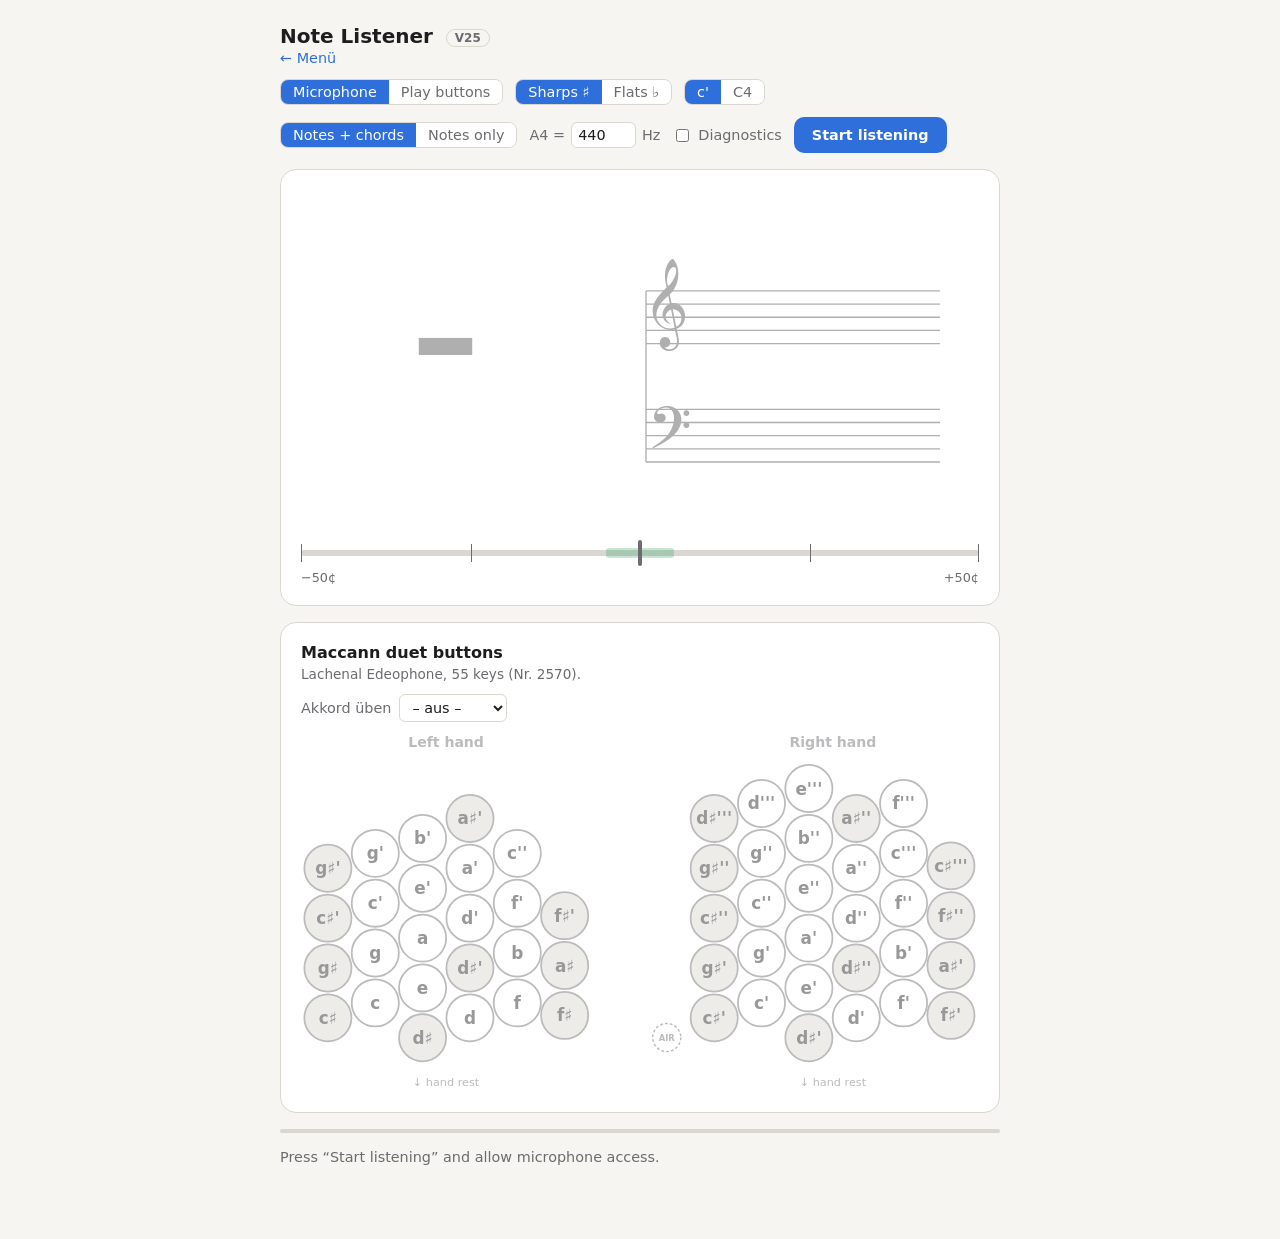
<file: listen.html>
<!DOCTYPE html>
<html lang="en">
<head>
<meta charset="utf-8">
<meta name="viewport" content="width=device-width, initial-scale=1">
<title>Note Listener</title>
<link rel="manifest" href="manifest.webmanifest">
<meta name="theme-color" content="#2f6fdb">
<link rel="icon" href="icon.svg" type="image/svg+xml">
<link rel="apple-touch-icon" href="icon-192.png">
<link rel="preconnect" href="https://fonts.googleapis.com">
<link rel="preconnect" href="https://fonts.gstatic.com" crossorigin>
<link href="https://fonts.googleapis.com/css2?family=Noto+Music&display=swap" rel="stylesheet">
<link rel="stylesheet" href="concertina.css?v=V25">
<style>
  a.nav { color: var(--accent); text-decoration: none; font-size: 0.9rem; }
  .update {
    display: flex; align-items: center; justify-content: space-between; gap: 12px;
    padding: 10px 14px; border-radius: 12px; background: var(--accent); color: #fff;
  }
  .update[hidden] { display: none; }
  .update button {
    border: 0; border-radius: 8px; padding: 6px 14px; font: inherit; font-weight: 600;
    background: #fff; color: var(--accent); cursor: pointer;
  }
  .display { display: grid; grid-template-columns: 1fr 1.3fr; gap: 20px; align-items: center; }
  .name { text-align: center; transition: opacity 0.3s; }
  .name.stale { opacity: 0.35; }
  .letter { font-size: clamp(5rem, 22vw, 8.5rem); font-weight: 700; line-height: 1; letter-spacing: -0.02em; }
  .letter .acc { font-family: "Noto Music", system-ui, sans-serif; font-size: 0.6em; font-weight: 400; vertical-align: 0.55em; }
  .letter .primes { font-size: 0.6em; font-weight: 600; vertical-align: 0.55em; letter-spacing: 0.02em; }
  .letter sub { font-size: 0.35em; font-weight: 500; color: var(--muted); vertical-align: baseline; margin-left: 0.05em; }
  .letter.chord { font-size: clamp(3.2rem, 14vw, 5.5rem); }
  .letter .qual { font-size: 0.5em; font-weight: 600; margin-left: 0.04em; }
  .letter .bass { font-size: 0.5em; font-weight: 500; color: var(--muted); }
  .alt { color: var(--muted); min-height: 1.4em; }
  .freq { color: var(--muted); font-variant-numeric: tabular-nums; margin-top: 4px; }
  svg.staff { width: 100%; height: auto; max-height: 340px; display: block; transition: opacity 0.3s; }
  svg.staff.stale { opacity: 0.35; }
  .staff .l { stroke: var(--ink); stroke-width: 1.2; }
  .staff .glyph { fill: var(--ink); font-family: "Noto Music", "Bravura", "Segoe UI Symbol", "Apple Symbols", serif; }
  .staff .head { fill: none; stroke: var(--ink); stroke-width: 2.6; }
  .staff .head.good { stroke: var(--good); stroke-width: 3.2; }
  .staff .head.bad { stroke: var(--bad); stroke-width: 3.2; }
  .staff .small { fill: var(--muted); font: italic 600 12px system-ui, sans-serif; }

  .meter { position: relative; height: 34px; margin-top: 6px; }
  .meter .track { position: absolute; left: 0; right: 0; top: 14px; height: 6px; border-radius: 3px; background: var(--line); }
  .meter .zone { position: absolute; top: 12px; height: 10px; left: 45%; width: 10%; border-radius: 3px; background: var(--good); opacity: 0.25; }
  .meter .tick { position: absolute; top: 8px; width: 1px; height: 18px; background: var(--muted); }
  .meter .needle {
    position: absolute; top: 4px; width: 4px; height: 26px; margin-left: -2px; border-radius: 2px;
    background: var(--muted); left: 50%; transition: left 0.08s linear, background 0.2s;
  }
  .meter-labels { display: flex; justify-content: space-between; font-size: 0.8rem; color: var(--muted); font-variant-numeric: tabular-nums; }
  .cents { text-align: center; font-weight: 600; font-variant-numeric: tabular-nums; }

  .history { display: flex; gap: 6px; flex-wrap: wrap; min-height: 32px; }
  .history span {
    padding: 4px 10px; border-radius: 999px; border: 1px solid var(--line); font-size: 0.9rem;
  }
  .history span:first-child { border-color: var(--accent); color: var(--accent); }
  .card h2 { font-size: 1rem; margin: 0 0 4px; font-weight: 600; }
  .card .sub { color: var(--muted); font-size: 0.85rem; margin: 0 0 12px; }
  .practice-bar { display: flex; gap: 8px; align-items: center; flex-wrap: wrap; margin: 0 0 8px; font-size: 0.9rem; color: var(--muted); }
  .practice-bar select, .practice-bar button {
    padding: 4px 8px; border: 1px solid var(--line); border-radius: 6px; background: var(--panel); color: var(--ink); font: inherit;
  }
  .practice-bar button { cursor: pointer; }
  .practice-bar .hear { touch-action: none; user-select: none; -webkit-user-select: none; -webkit-touch-callout: none; }
  .practice-bar .hear.on { background: var(--accent); color: #fff; border-color: var(--accent); }
  .practice-bar button[hidden] { display: none; }
  .practice-msg { margin: 0 0 12px; font-weight: 600; min-height: 1.3em; }
  .settings { display: contents; }
  .settings-btn { display: none; }
  /* Phones: header in one row (settings behind ⚙), letter and staff side by side, buttons right
     below, so the note and the keyboard fit on one screen */
  @media (max-width: 560px) {
    body { padding: 10px 10px 16px; }
    main { gap: 10px; }
    header { gap: 8px; }
    h1 { font-size: 1.1rem; }
    header .links { display: none; }
    header.open .links { display: block; margin-top: 2px; }
    .controls { gap: 8px; }
    .settings { display: none; }
    header.open .controls { width: 100%; }
    header.open .settings { display: flex; flex-wrap: wrap; gap: 8px; align-items: center; width: 100%; order: 3; }
    .settings-btn {
      display: block; border: 1px solid var(--line); border-radius: 10px; background: var(--panel); color: var(--ink);
      font-size: 1.1rem; padding: 6px 10px; cursor: pointer;
    }
    header.open .settings-btn { background: var(--accent); color: #fff; border-color: var(--accent); }
    button.start { padding: 8px 14px; }
    .card { padding: 10px 12px; border-radius: 12px; }
    .display { grid-template-columns: 0.85fr 1.15fr; gap: 6px; }
    .letter { font-size: clamp(3.2rem, 17vw, 4.6rem); }
    .letter.chord { font-size: clamp(1.7rem, 8.5vw, 2.4rem); }
    .alt { font-size: 0.8rem; }
    .freq { font-size: 0.8rem; margin-top: 2px; }
    svg.staff { max-height: 210px; }
    .meter { height: 28px; margin-top: 0; }
    .meter .track { top: 11px; }
    .meter .zone { top: 9px; }
    .meter .tick { top: 5px; }
    .meter .needle { top: 1px; }
    .meter-labels { font-size: 0.7rem; }
    .card h2 { display: none; }
    .card .sub { font-size: 0.75rem; margin: 0 0 6px; }
    .practice-bar { margin: 0 0 4px; font-size: 0.85rem; }
    .practice-msg { margin: 0 0 4px; font-size: 0.9rem; }
  }
  .practice-msg[hidden] { display: none; }
  .practice-msg.good { color: var(--good); }
  .practice-msg.bad { color: var(--bad); }
  .status { color: var(--muted); font-size: 0.9rem; min-height: 1.3em; }
  .level { height: 4px; background: var(--line); border-radius: 2px; overflow: hidden; }
  .debug pre { font-size: 0.75rem; white-space: pre-wrap; margin: 0 0 6px; color: var(--muted); }
  .level div { height: 100%; width: 0; background: var(--accent); transition: width 0.05s linear; }
</style>
</head>
<body>
<main>
  <div class="update" id="update" hidden role="status">
    <span id="updateText">A new version is available.</span>
    <button id="updateReload">Reload</button>
  </div>
  <header>
    <div>
      <h1>Note Listener <span class="version" id="version">V25</span></h1>
      <div class="links"><a class="nav" href="index.html">← Menü</a></div>
    </div>
    <div class="controls">
      <!-- On phones the settings fold away behind ⚙; elsewhere the wrapper doesn't affect the layout -->
      <div class="settings">
      <div class="seg" role="group" aria-label="Mode">
        <button id="btnListen" aria-pressed="true" title="Listen to the microphone">Microphone</button>
        <button id="btnPlay" aria-pressed="false" title="Tap a button on the diagram to hear it">Play buttons</button>
      </div>
      <div class="seg" role="group" aria-label="Accidentals">
        <button id="btnSharp" aria-pressed="true">Sharps ♯</button>
        <button id="btnFlat" aria-pressed="false">Flats ♭</button>
      </div>
      <div class="seg" role="group" aria-label="Octave notation">
        <button id="btnHelm" aria-pressed="true" title="Helmholtz: c' = eingestrichenes c">c'</button>
        <button id="btnSci" aria-pressed="false" title="Scientific: C4 = middle C">C4</button>
      </div>
      <div class="seg" role="group" aria-label="Chord detection">
        <button id="btnChords" aria-pressed="true">Notes + chords</button>
        <button id="btnNotesOnly" aria-pressed="false" title="Chord detection off">Notes only</button>
      </div>
      <label>A4 = <input id="a4" type="number" min="400" max="480" step="1" value="440"> Hz</label>
      <label title="Shows what the note detector hears, and can record the microphone"><input id="debugToggle" type="checkbox"> Diagnostics</label>
      </div>
      <button id="settingsBtn" class="settings-btn" aria-expanded="false" aria-label="Settings">⚙</button>
      <button id="start" class="start">Start listening</button>
    </div>
  </header>

  <section class="card">
    <div class="display">
      <div class="name stale" id="nameBox">
        <div class="letter" id="letter">–</div>
        <div class="alt" id="alt"></div>
        <div class="freq" id="freq">&nbsp;</div>
      </div>
      <svg class="staff stale" id="staff" viewBox="0 0 300 310" aria-label="Notes on staff"></svg>
    </div>

    <div class="meter" aria-hidden="true">
      <div class="track"></div>
      <div class="zone"></div>
      <div class="tick" style="left:0"></div>
      <div class="tick" style="left:25%"></div>
      <div class="tick" style="left:50%"></div>
      <div class="tick" style="left:75%"></div>
      <div class="tick" style="left:calc(100% - 1px)"></div>
      <div class="needle" id="needle"></div>
    </div>
    <div class="meter-labels"><span>−50¢</span><span class="cents" id="cents">&nbsp;</span><span>+50¢</span></div>
  </section>

  <section class="card">
    <h2>Maccann duet buttons</h2>
    <p class="sub" id="maccannInfo">Lachenal Edeophone, 55 keys (Nr. 2570).</p>
    <div class="practice-bar">
      <label for="practice">Akkord üben</label>
      <select id="practice"><option value="">– aus –</option></select>
      <button id="practiceHear" class="hear" hidden title="Gedrückt halten: der Akkord erklingt">▶ Anhören (halten)</button>
      <button id="practiceOff" hidden title="Übung beenden (Esc)">× Beenden</button>
    </div>
    <p class="practice-msg" id="practiceMsg" hidden></p>
    <svg class="maccann stale" id="maccann" viewBox="0 0 1000 520" aria-label="Maccann duet keyboard"></svg>
  </section>

  <div class="level"><div id="level"></div></div>
  <div class="status" id="status">Press “Start listening” and allow microphone access.</div>
  <div class="debug" id="debug" hidden><pre id="debugInfo"></pre><button id="debugRec">Record 10 s</button> <button id="debugShare" hidden>Share</button> <a id="debugSave" hidden>Save</a></div>
  <div class="history" id="history"></div>
</main>

<script src="concertina.js?v=V25"></script>
<script src="pwa.js?v=V25"></script>
<script>
(() => {
  const { ACC, spell, label, buildMaccann, SAMPLE_FILES, sampleFor, loopCache, playNote } = Concertina;

  // ---------- pitch detection (McLeod Pitch Method / NSDF) ----------
  const MIN_FREQ = 40, MAX_FREQ = 4200;

  function detectPitch(buf, sampleRate) {
    const n = buf.length;
    let rms = 0;
    for (let i = 0; i < n; i++) rms += buf[i] * buf[i];
    rms = Math.sqrt(rms / n);

    const maxTau = Math.min(n >> 1, Math.floor(sampleRate / MIN_FREQ));
    const minTau = Math.max(2, Math.floor(sampleRate / MAX_FREQ));
    const nsdf = new Float32Array(maxTau + 1);
    for (let tau = 0; tau <= maxTau; tau++) {
      let acf = 0, m = 0;
      for (let j = 0, end = n - tau; j < end; j++) {
        const a = buf[j], b = buf[j + tau];
        acf += a * b;
        m += a * a + b * b;
      }
      nsdf[tau] = m > 0 ? (2 * acf) / m : 0;
    }

    // Collect the highest maximum between each pair of positive zero crossings,
    // skipping the lobe around tau = 0.
    const peaks = [];
    let tau = 1;
    while (tau < maxTau && nsdf[tau] > 0) tau++;
    let curMax = -Infinity, curIdx = -1;
    for (; tau < maxTau; tau++) {
      if (nsdf[tau] > 0) {
        if (nsdf[tau] > curMax && nsdf[tau] >= nsdf[tau - 1] && nsdf[tau] >= nsdf[tau + 1]) {
          curMax = nsdf[tau]; curIdx = tau;
        }
      } else if (curIdx >= 0) {
        peaks.push(curIdx); curMax = -Infinity; curIdx = -1;
      }
    }
    if (curIdx >= 0) peaks.push(curIdx);
    if (!peaks.length) return { rms, freq: 0, clarity: 0 };

    let highest = 0;
    for (const p of peaks) highest = Math.max(highest, nsdf[p]);
    const p = peaks.find(i => i >= minTau && nsdf[i] >= 0.9 * highest);
    if (p === undefined) return { rms, freq: 0, clarity: 0 };

    // Parabolic interpolation around the chosen peak
    const a = nsdf[p - 1], b = nsdf[p], c = nsdf[p + 1];
    const denom = a - 2 * b + c;
    const shift = denom !== 0 ? 0.5 * (a - c) / denom : 0;
    return { rms, freq: sampleRate / (p + shift), clarity: b };
  }

  // ---------- polyphonic note detection (for chords) ----------
  // Finds the sounding notes in a magnitude spectrum (dB, as from AnalyserNode). Working upwards,
  // each note's expected overtones are subtracted so they aren't mistaken for notes themselves.
  const POLY_LOW = 36, POLY_HIGH = 100;                  // C2 .. E7
  // [semitones above the fundamental, how loud that overtone may be relative to the fundamental]
  const OVERTONES = [[12, 2], [19, 1.5], [24, 0.8], [28, 0.5], [31, 0.4], [34, 0.3], [36, 0.25]];
  // Semitone positions of the 2nd-10th harmonics. On the Edeophone these can be up to ~13x louder
  // than the fundamental, so loudness alone can't separate a played note from an overtone.
  const HARMONICS = [12, 19, 24, 28, 31, 34, 36, 38, 40];
  const OCTAVES_FIFTHS = new Set([12, 19, 24, 31, 36]);
  const noteFreq = (m, a4) => a4 * Math.pow(2, (m - 69) / 12);

  function detectNotes(db, sampleRate, fftSize, a4) {
    const binHz = sampleRate / fftSize;
    // Spectral peaks, each assigned to the nearest note if within 35 cents
    const amp = new Float32Array(POLY_HIGH + 40);
    const lo = Math.floor(noteFreq(POLY_LOW - 1, a4) / binHz);
    const hi = Math.min(db.length - 2, Math.ceil(noteFreq(POLY_HIGH + 37, a4) / binHz));
    for (let i = Math.max(1, lo); i <= hi; i++) {
      if (db[i] <= db[i - 1] || db[i] < db[i + 1]) continue;
      const denom = db[i - 1] - 2 * db[i] + db[i + 1];
      const f = (i + (denom ? 0.5 * (db[i - 1] - db[i + 1]) / denom : 0)) * binHz;
      const midiF = 69 + 12 * Math.log2(f / a4);
      const m = Math.round(midiF);
      if (Math.abs(midiF - m) > 0.35 || m < POLY_LOW || m >= amp.length) continue;
      amp[m] = Math.max(amp[m], Math.pow(10, db[i] / 20));
    }
    let maxAmp = 0;
    for (let m = POLY_LOW; m <= POLY_HIGH; m++) maxAmp = Math.max(maxAmp, amp[m]);
    if (maxAmp <= 0) return [];

    const residual = Float32Array.from(amp);
    const notes = [];
    for (let m = POLY_LOW; m <= POLY_HIGH; m++) {
      if (amp[m] < 0.03 * maxAmp) continue;
      // Every peak, even a weak one or one that is itself an overtone, explains the overtones above it
      // (a reed's fundamental can be quieter than its harmonics).
      for (const [iv, ratio] of OVERTONES) {
        if (m + iv < residual.length) residual[m + iv] = Math.max(0, residual[m + iv] - amp[m] * ratio);
      }
      if (residual[m] < 0.12 * maxAmp) continue;
      // Flag notes that sit on a harmonic of a lower peak (one not more than 20x quieter than this one)
      const note = { midi: m, amp: residual[m], overtone: false, octaveOrFifth: false };
      for (const iv of HARMONICS) {
        const p = m - iv;
        if (p < POLY_LOW || amp[p] < 0.03 * maxAmp || amp[p] < amp[m] / 20) continue;
        note.overtone = true;
        if (OCTAVES_FIFTHS.has(iv)) note.octaveOrFifth = true;
      }
      notes.push(note);
    }
    // Keep six, preferring notes that can't be overtones, then the strongest; return them in pitch order
    return notes.sort((a, b) => a.overtone - b.overtone || b.amp - a.amp).slice(0, 6).sort((a, b) => a.midi - b.midi);
  }

  // Chord from detectNotes() output, as { chord, midis }, or null. A single reed's harmonics spell a
  // dominant 7th chord on their own, so at least two pitch classes must come from notes that can't be
  // overtones. A played octave or fifth that coincides with a lower note's harmonic (e.g. G4 over C3)
  // is used only when the chord can't be completed without it.
  function findChord(notes) {
    const real = notes.filter(n => !n.overtone);
    if (new Set(real.map(n => n.midi % 12)).size < 2) return null;
    const chord = identifyChord(real.map(n => n.midi)) ||
      identifyChord(notes.filter(n => !n.overtone || n.octaveOrFifth).map(n => n.midi));
    if (!chord) return null;
    const pcs = new Set(chord.type.iv.map(i => (chord.root + i) % 12));
    return { chord, midis: notes.filter(n => !n.overtone || pcs.has(n.midi % 12)).map(n => n.midi) };
  }

  const CHORD_TYPES = [
    { suffix: '',     name: 'major',            iv: [0, 4, 7] },
    { suffix: 'm',    name: 'minor',            iv: [0, 3, 7] },
    { suffix: '7',    name: 'dominant 7th',     iv: [0, 4, 7, 10] },
    { suffix: 'maj7', name: 'major 7th',        iv: [0, 4, 7, 11] },
    { suffix: 'm7',   name: 'minor 7th',        iv: [0, 3, 7, 10] },
    { suffix: '6',    name: 'major 6th',        iv: [0, 4, 7, 9] },
    { suffix: 'm6',   name: 'minor 6th',        iv: [0, 3, 7, 9] },
    { suffix: 'dim',  name: 'diminished',       iv: [0, 3, 6] },
    { suffix: 'dim7', name: 'diminished 7th',   iv: [0, 3, 6, 9] },
    { suffix: 'm7♭5', name: 'half-diminished',  iv: [0, 3, 6, 10] },
    { suffix: 'aug',  name: 'augmented',        iv: [0, 4, 8] },
    { suffix: 'sus4', name: 'suspended 4th',    iv: [0, 5, 7] },
    { suffix: 'sus2', name: 'suspended 2nd',    iv: [0, 2, 7] },
    { suffix: '7sus4', name: '7th suspended 4th', iv: [0, 5, 7, 10] },
    { suffix: 'add9', name: 'added 9th',        iv: [0, 2, 4, 7] },
  ];

  // Best chord for a set of notes, or null. Allows one extra note, and a missing 5th in 4-note chords.
  function identifyChord(midis) {
    const pcs = new Set(midis.map(m => m % 12));
    if (pcs.size < 3) return null;
    const bass = midis[0] % 12;
    let best = null;
    for (const root of pcs) {
      for (const type of CHORD_TYPES) {
        const tpl = type.iv.map(i => (root + i) % 12);
        const missing = tpl.filter(pc => !pcs.has(pc));
        const extra = [...pcs].filter(pc => !tpl.includes(pc)).length;
        const matched = tpl.length - missing.length;
        if (matched < 3 || extra > 1) continue;
        if (missing.length && !(tpl.length === 4 && missing.length === 1 && missing[0] === (root + 7) % 12)) continue;
        const score = matched * 2 - extra * 1.5 - missing.length - (tpl.length - 3) * 0.1 + (root === bass ? 0.6 : 0);
        if (!best || score > best.score) best = { root, type, bass, score };
      }
    }
    if (!best) return null;
    return { ...best, key: `${best.root}${best.type.suffix}/${best.bass}` };
  }

  // ---------- staff rendering ----------
  const SVG_NS = 'http://www.w3.org/2000/svg';
  const staff = document.getElementById('staff');
  const S = 12;                         // distance between staff lines
  const TREBLE_BOTTOM = 140, BASS_BOTTOM = 248;
  const X0 = 16, X1 = 284, NOTE_X = 204;

  function el(name, attrs, text) {
    const e = document.createElementNS(SVG_NS, name);
    for (const k in attrs) e.setAttribute(k, attrs[k]);
    if (text != null) e.textContent = text;
    staff.appendChild(e);
    return e;
  }

  // Grand staff: notes from middle C up go on the treble staff, lower ones on the bass staff.
  // cls(midi): optional extra class for a note head ('good' / 'bad' in chord practice)
  function drawStaff(midis, flats, cls = () => '') {
    staff.textContent = '';
    for (const bottom of [TREBLE_BOTTOM, BASS_BOTTOM]) {
      for (let i = 0; i < 5; i++) {
        const y = bottom - i * S;
        el('line', { class: 'l', x1: X0, x2: X1, y1: y, y2: y });
      }
    }
    el('line', { class: 'l', x1: X0, x2: X0, y1: TREBLE_BOTTOM - 4 * S, y2: BASS_BOTTOM });
    // G clef curls around the G line; F clef dots straddle the F line (glyph origin sits below it)
    el('text', { class: 'glyph', x: X0 + 4, y: TREBLE_BOTTOM - S, 'font-size': 4 * S }, '𝄞');
    el('text', { class: 'glyph', x: X0 + 4, y: BASS_BOTTOM - 8, 'font-size': 4 * S }, '𝄢');
    if (!midis || !midis.length) return;

    const notes = midis.map(midi => {
      const treble = midi >= 60;
      // Very high notes are written an octave lower with an 8va mark
      const ottava = treble && midi >= 96;
      const sp = spell(ottava ? midi - 12 : midi, flats);
      const bottom = treble ? TREBLE_BOTTOM : BASS_BOTTOM;
      const ref = treble ? 4 * 7 + 2 /* E4 */ : 2 * 7 + 4 /* G2 */;
      const step = sp.octave * 7 + sp.letterIndex - ref;   // 0 = bottom line, 8 = top line
      return { midi, sp, bottom, step, ottava, y: bottom - step * (S / 2), x: NOTE_X };
    });

    for (const bottom of [TREBLE_BOTTOM, BASS_BOTTOM]) {
      const group = notes.filter(n => n.bottom === bottom).sort((a, b) => a.step - b.step);
      if (!group.length) continue;
      // Seconds (and E♭ + E, on the same step) can't share a column: shift the upper note to the right
      for (let i = 1; i < group.length; i++) {
        if (group[i].step - group[i - 1].step <= 1 && group[i - 1].x === NOTE_X) group[i].x = NOTE_X + 15;
      }
      const shifted = group.some(n => n.x !== NOTE_X);
      const lx1 = NOTE_X - 13, lx2 = NOTE_X + 13 + (shifted ? 15 : 0);
      const lo = group[0].step, hi = group[group.length - 1].step;
      for (let st = -2; st >= lo; st -= 2) {
        const ly = bottom - st * (S / 2);
        el('line', { class: 'l', x1: lx1, x2: lx2, y1: ly, y2: ly });
      }
      for (let st = 10; st <= hi; st += 2) {
        const ly = bottom - st * (S / 2);
        el('line', { class: 'l', x1: lx1, x2: lx2, y1: ly, y2: ly });
      }
    }

    // Whole-note heads
    for (const n of notes) {
      el('ellipse', { class: `head ${cls(n.midi)}`, cx: n.x, cy: n.y, rx: 7.2, ry: 4.6, transform: `rotate(-22 ${n.x} ${n.y})` });
    }

    // Accidentals, from the top down, in the first column where they don't collide
    const columns = [];
    for (const n of notes.filter(n => n.sp.acc).sort((a, b) => a.y - b.y)) {
      let c = 0;
      while ((columns[c] || []).some(y => Math.abs(y - n.y) < 34)) c++;
      (columns[c] = columns[c] || []).push(n.y);
      el('text', { class: 'glyph', x: NOTE_X - 26 - c * 13, y: n.y, 'font-size': 4 * S }, ACC[n.sp.acc]);
    }

    const high = notes.filter(n => n.ottava);
    if (high.length) {
      const top = Math.min(...high.map(n => n.y), TREBLE_BOTTOM - 8 * S);
      el('text', { class: 'small', x: NOTE_X - 12, y: top - 16 }, '8va');
    }
  }

  // ---------- Maccann duet keyboard ----------
  const maccann = document.getElementById('maccann');
  const maccannInfo = document.getElementById('maccannInfo');
  const maccannButtons = buildMaccann(maccann);


  function rangeText() {
    const ms = maccannButtons.map(b => b.midi);
    const ends = [Math.min(...ms), Math.max(...ms)].map(m => spell(m, useFlats));
    return `${ends.map(sp => sp.helmText).join('–')} / ${ends.map(sp => sp.text).join('–')}`;
  }

  function drawMaccann(midis) {
    if (practice) return drawPractice();
    const wanted = new Set(midis || []);
    const hands = new Map();
    for (const b of maccannButtons) {
      const sp = spell(b.midi, useFlats);
      b.t.textContent = label(sp, useHelm);
      b.g.querySelector('title').textContent = label(sp, !useHelm);
      const on = wanted.has(b.midi);
      b.g.classList.toggle('on', on);
      if (on) hands.set(b.midi, [...(hands.get(b.midi) || []), b.hand]);
    }
    if (!midis || !midis.length) return;
    const name = m => label(spell(m, useFlats), useHelm);
    const missing = midis.filter(m => !hands.has(m));
    const outOfRange = missing.length
      ? `${missing.map(name).join(' ')} ${missing.length > 1 ? 'are' : 'is'} not on this concertina (range ${rangeText()}).`
      : '';
    if (midis.length === 1) {
      const h = hands.get(midis[0]);
      maccannInfo.textContent = h ? `${name(midis[0])}: ${h.length > 1 ? 'left and right hand' : h[0] + ' hand'}` : outOfRange;
      return;
    }
    const where = midis.filter(m => hands.has(m))
      .map(m => `${name(m)} (${hands.get(m).map(h => h[0].toUpperCase()).join('+')})`).join(' · ');
    maccannInfo.textContent = [where, outOfRange].filter(Boolean).join(' — ');
  }

  // ---------- UI state ----------
  const $ = id => document.getElementById(id);
  const startBtn = $('start'), statusEl = $('status');
  const letterEl = $('letter'), altEl = $('alt'), freqEl = $('freq'), nameBox = $('nameBox');
  const needle = $('needle'), centsEl = $('cents'), levelEl = $('level'), historyEl = $('history');
  const a4Input = $('a4');

  let useFlats = false;
  let useHelm = true;
  let useChords = true;
  let current = null;   // { type: 'note', midi } or { type: 'chord', chord, midis }
  let practice = null;  // chord being practised, see startPractice()

  function setAccidentalMode(flats) {
    useFlats = flats;
    $('btnSharp').setAttribute('aria-pressed', String(!flats));
    $('btnFlat').setAttribute('aria-pressed', String(flats));
    render(current, true);
    renderHistory();
    saveSettings();
  }
  function setOctaveMode(helm) {
    useHelm = helm;
    $('btnHelm').setAttribute('aria-pressed', String(helm));
    $('btnSci').setAttribute('aria-pressed', String(!helm));
    render(current, true);
    renderHistory();
    saveSettings();
  }
  function setChordMode(on) {
    useChords = on;
    $('btnChords').setAttribute('aria-pressed', String(on));
    $('btnNotesOnly').setAttribute('aria-pressed', String(!on));
    if (!on && current?.type === 'chord') setStale();
    saveSettings();
  }
  $('settingsBtn').onclick = () => {
    const open = document.querySelector('header').classList.toggle('open');
    $('settingsBtn').setAttribute('aria-expanded', String(open));
  };
  $('btnChords').onclick = () => setChordMode(true);
  $('btnNotesOnly').onclick = () => setChordMode(false);
  $('btnHelm').onclick = () => setOctaveMode(true);
  $('btnSci').onclick = () => setOctaveMode(false);
  $('btnSharp').onclick = () => setAccidentalMode(false);
  $('btnFlat').onclick = () => setAccidentalMode(true);

  const pcName = pc => { const sp = spell(pc + 60, useFlats); return sp.letter + ACC[sp.acc]; };
  const chordName = c => pcName(c.root) + c.type.suffix + (c.bass !== c.root ? '/' + pcName(c.bass) : '');

  function render(sound, keepStale) {
    if (practice) return drawPracticeTop();  // the top shows the chord being practised
    if (!sound) { drawStaff(null); drawMaccann(null); return; }
    if (sound.type === 'note') {
      const sp = spell(sound.midi, useFlats);
      const other = spell(sound.midi, !useFlats);
      const acc = sp.acc ? `<span class="acc">${ACC[sp.acc]}</span>` : '';
      letterEl.classList.remove('chord');
      letterEl.innerHTML = useHelm
        ? `${sp.helmLetter}${acc}${sp.primes ? `<span class="primes">${sp.primes}</span>` : ''}${sp.sub ? `<sub>${sp.sub}</sub>` : ''}`
        : `${sp.letter}${acc}<sub>${sp.octave}</sub>`;
      const parts = [];
      if (other.text !== sp.text) parts.push(`= ${label(other, useHelm)}`);
      parts.push(label(sp, !useHelm));
      altEl.textContent = parts.join(' · ');
      drawStaff([sound.midi], useFlats);
      drawMaccann([sound.midi]);
    } else {
      const { chord, midis } = sound;
      const root = spell(chord.root + 60, useFlats);
      letterEl.classList.add('chord');
      letterEl.innerHTML = `${root.letter}${root.acc ? `<span class="acc">${ACC[root.acc]}</span>` : ''}` +
        `<span class="qual">${chord.type.suffix}</span>` +
        (chord.bass !== chord.root ? `<span class="bass">/${pcName(chord.bass)}</span>` : '');
      altEl.textContent = `${pcName(chord.root)} ${chord.type.name} · ` +
        midis.map(m => label(spell(m, useFlats), useHelm)).join(' ');
      drawStaff(midis, useFlats);
      drawMaccann(midis);
    }
    if (!keepStale) {
      maccann.classList.remove('stale');
      nameBox.classList.remove('stale');
      staff.classList.remove('stale');
    }
  }

  function setStale() {
    if (!practice) {
      nameBox.classList.add('stale');
      staff.classList.add('stale');
      maccann.classList.add('stale');
    }
    clearTuning();
  }

  function clearTuning() {
    needle.style.background = 'var(--muted)';
    needle.style.left = '50%';
    centsEl.innerHTML = '&nbsp;';
    freqEl.innerHTML = '&nbsp;';
  }

  function showTuning(freq, cents) {
    freqEl.textContent = `${freq.toFixed(1)} Hz`;
    const c = Math.max(-50, Math.min(50, cents));
    needle.style.left = `${50 + c}%`;
    const abs = Math.abs(cents);
    needle.style.background = abs <= 5 ? 'var(--good)' : abs <= 15 ? 'var(--warn)' : 'var(--bad)';
    centsEl.textContent = `${cents > 0 ? '+' : ''}${Math.round(cents)}¢`;
  }

  const history = [];
  const soundKey = s => s.type === 'note' ? `n${s.midi}` : `c${s.chord.key}`;
  function pushHistory(sound) {
    if (history[0] && soundKey(history[0]) === soundKey(sound)) return;
    history.unshift(sound);
    if (history.length > 16) history.pop();
    renderHistory();
  }
  function renderHistory() {
    historyEl.textContent = '';
    for (const h of history) {
      const s = document.createElement('span');
      s.textContent = h.type === 'note' ? label(spell(h.midi, useFlats), useHelm) : chordName(h.chord);
      historyEl.appendChild(s);
    }
  }

  // ---------- chord practice ----------
  // Pick a chord; the diagram shows a suggested grip for each hand, and while playing, heard chord
  // tones turn green and other notes red.
  // Chord kinds: intervals that must sound, optional ones (a 9th chord's 5th is usually left out, but
  // playing it isn't wrong) and the German description shown above the staff
  const PRACTICE_KINDS = {
    dur:  { iv: [0, 4, 7],      de: 'Dur-Dreiklang' },
    moll: { iv: [0, 3, 7],      de: 'Moll-Dreiklang' },
    7:    { iv: [0, 4, 7, 10],  de: 'Dominantseptakkord' },
    maj7: { iv: [0, 4, 7, 11],  de: 'Dur mit großer Septime' },
    m7:   { iv: [0, 3, 7, 10],  de: 'Moll-Septakkord' },
    m7b5: { iv: [0, 3, 6, 10],  de: 'halbverminderter Septakkord' },
    6:    { iv: [0, 4, 7, 9],   de: 'Dur mit Sexte' },
    dim7: { iv: [0, 3, 6, 9],   de: 'verminderter Septakkord' },
    9:    { iv: [0, 4, 10, 14], opt: [7], de: 'Septnonakkord (Quinte kann fehlen)' },
    '7#9': { iv: [0, 4, 10, 15], opt: [7], de: 'Septakkord mit übermäßiger None (Hendrix-Akkord)' },
  };
  // [German name, root pitch class, kind, spelled with flats]
  const PRACTICE_CHORDS = [
    ['Dur', [['C-Dur', 0, 'dur'], ['G-Dur', 7, 'dur'], ['D-Dur', 2, 'dur'], ['A-Dur', 9, 'dur'], ['E-Dur', 4, 'dur'],
             ['F-Dur', 5, 'dur', true], ['B-Dur', 10, 'dur', true], ['Es-Dur', 3, 'dur', true]]],
    ['Moll', [['a-Moll', 9, 'moll'], ['e-Moll', 4, 'moll'], ['d-Moll', 2, 'moll', true], ['h-Moll', 11, 'moll'],
              ['g-Moll', 7, 'moll', true], ['c-Moll', 0, 'moll', true], ['f-Moll', 5, 'moll', true], ['fis-Moll', 6, 'moll']]],
    ['Septakkorde', [['C7', 0, '7', true], ['G7', 7, '7'], ['D7', 2, '7'], ['A7', 9, '7'], ['E7', 4, '7'],
                     ['F7', 5, '7', true], ['H7', 11, '7']]],
    // II–V–I in C, F and G, plus the usual colours
    ['Jazz', [['Cmaj7', 0, 'maj7'], ['Fmaj7', 5, 'maj7'], ['Gmaj7', 7, 'maj7'], ['Dm7', 2, 'm7'], ['Em7', 4, 'm7'],
              ['Am7', 9, 'm7'], ['Gm7', 7, 'm7', true], ['Hm7♭5', 11, 'm7b5'], ['C6', 0, '6'], ['F6', 5, '6'],
              ['Cdim7', 0, 'dim7', true]]],
    // The I, IV and V chords of a blues in C, G and A
    ['Blues', [['C9', 0, '9', true], ['F9', 5, '9', true], ['G9', 7, '9'], ['D9', 2, '9'], ['A9', 9, '9'],
               ['E9', 4, '9'], ['E7♯9', 4, '7#9'], ['A7♯9', 9, '7#9'], ['Cm7', 0, 'm7', true], ['Fm7', 5, 'm7', true]]],
  ];
  const practiceSel = $('practice'), practiceMsg = $('practiceMsg');
  const MACCANN_INFO = maccannInfo.textContent;
  for (const [group, chords] of PRACTICE_CHORDS) {
    const og = document.createElement('optgroup');
    og.label = group;
    for (const [name] of chords) og.appendChild(new Option(name, name));
    practiceSel.appendChild(og);
  }

  function startPractice(name) {
    const entry = PRACTICE_CHORDS.flatMap(([, chords]) => chords).find(c => c[0] === name);
    if (!entry) return stopPractice();
    stopChordSound();
    const [, root, kind, flats = false] = entry;
    const { iv, opt = [], de } = PRACTICE_KINDS[kind];
    // Suggested grip: root position, close voicing; left hand from octave 3, right hand from octave 4
    const grip = { left: iv.map(i => 48 + root + i), right: iv.map(i => 60 + root + i) };
    const pcs = new Set(iv.map(i => (root + i) % 12));
    practice = {
      name, grip, flats, de, pcs,
      allowed: new Set([...pcs, ...opt.map(i => (root + i) % 12)]),  // pcs plus optional tones
      targets: new Set(maccannButtons.filter(b => grip[b.hand].includes(b.midi))),
      heard: [],
    };
    practiceSel.value = name;
    $('practiceOff').hidden = $('practiceHear').hidden = false;
    practiceMsg.hidden = false;
    maccann.classList.remove('stale');
    showPracticeHint();
    drawPractice();
    saveSettings();
  }

  function stopPractice() {
    stopChordSound();
    practice = null;
    practiceSel.value = '';
    $('practiceOff').hidden = $('practiceHear').hidden = true;
    practiceMsg.hidden = true;
    maccannInfo.textContent = MACCANN_INFO;
    for (const b of maccannButtons) b.g.classList.remove('target', 'fits', 'good', 'bad');
    if (current) render(current, true);
    else { letterEl.classList.remove('chord'); letterEl.textContent = '–'; altEl.textContent = ''; drawStaff(null); }
    drawMaccann(current?.type === 'note' ? [current.midi] : current?.midis);
    setStale();  // what was heard before is old news
    saveSettings();
  }

  // In practice mode notes are spelled to suit the chord (fis-Moll: F♯ A C♯), not by the ♯/♭ switch
  const noteName = m => label(spell(m, practice.flats), useHelm);
  // Chord tones by their German names (H, B = B♭, Fis, Es, As …), as in the chord names
  const practicePc = pc => {
    const { letter, acc } = spell(pc + 60, practice.flats);
    if (letter === 'B') return acc === -1 ? 'B' : acc === 1 ? 'His' : 'H';
    return letter + (acc === 1 ? 'is' : acc === -1 ? (/[AE]/.test(letter) ? 's' : 'es') : '');
  };

  function showPracticeHint() {
    practiceMsg.className = 'practice-msg';
    practiceMsg.textContent = `${practice.name}: links ${practice.grip.left.map(noteName).join(' ')} · ` +
      `rechts ${practice.grip.right.map(noteName).join(' ')}`;
  }

  function drawPractice() {
    const { targets } = practice;
    const heard = new Set(practice.heard);
    // A heard chord tone lights the suggested button if it is one, otherwise every button with that note
    const heardTargets = new Set([...targets].filter(b => heard.has(b.midi)).map(b => b.midi));
    for (const b of maccannButtons) {
      const sp = spell(b.midi, practice.flats);
      b.t.textContent = label(sp, useHelm);
      b.g.querySelector('title').textContent = label(sp, !useHelm);
      const inChord = practice.allowed.has(b.midi % 12);
      const isHeard = practice.heardButtons ? practice.heardButtons.has(b)
        : heard.has(b.midi) && (targets.has(b) || !heardTargets.has(b.midi));
      b.g.classList.remove('on');
      b.g.classList.toggle('target', targets.has(b));
      b.g.classList.toggle('fits', inChord && !targets.has(b));
      b.g.classList.toggle('good', isHeard && inChord);
      b.g.classList.toggle('bad', isHeard && !inChord);
    }
    maccannInfo.textContent = 'Blau: vorgeschlagener Griff · gestrichelt: passt auch · grün: richtig · rot: falsch';
    drawPracticeTop();
  }

  // The chord being practised, at the top: its name, and the grip on the staff. Heard grip notes turn
  // green; other heard notes are added, green if they belong to the chord, red if not.
  function drawPracticeTop() {
    const [, rootName, rest] = practice.name.match(/^([A-Ha-h](?:is|es|s)?)(.*)$/);
    letterEl.classList.add('chord');
    letterEl.innerHTML = `${rootName}<span class="qual">${rest.replace(/^-/, '‑')}</span>`;
    altEl.textContent = `${practice.de} · ${[...practice.pcs].map(practicePc).join(' ')}`;
    freqEl.innerHTML = '&nbsp;';
    const grip = [...practice.grip.left, ...practice.grip.right];
    const heard = new Set(practice.heardButtons ? [...practice.heardButtons].map(b => b.midi) : practice.heard);
    const midis = [...new Set([...grip, ...heard])].sort((x, y) => x - y);
    const cls = m => !heard.has(m) ? '' : practice.allowed.has(m % 12) ? 'good' : 'bad';
    drawStaff(midis, practice.flats, cls);
    nameBox.classList.remove('stale');
    staff.classList.remove('stale');
  }

  // Called with each confirmed set of heard notes; an empty set (silence) keeps the last message.
  // Buttons are rarely released together, so while notes only drop out the verdict stays, and a
  // complete chord stays "Richtig" until a wrong note or silence. In play mode the exact buttons are
  // known (`buttons`), and the feedback follows them directly.
  function setPracticeHeard(midis, buttons = null) {
    if (!buttons && midis.length && midis.every(m => practice.heard.includes(m))) return;
    if (!buttons && practice.complete && midis.length && midis.every(m => practice.allowed.has(m % 12))) return;
    practice.heard = midis;
    practice.heardButtons = buttons;
    practice.complete = false;
    drawPractice();
    if (!midis.length) return;
    const wrong = midis.filter(m => !practice.allowed.has(m % 12));
    const got = new Set(midis.map(m => m % 12));
    const missing = [...practice.pcs].filter(pc => !got.has(pc));
    if (wrong.length) {
      practiceMsg.className = 'practice-msg bad';
      practiceMsg.textContent = `Falsch: ${wrong.map(noteName).join(' ')} gehört nicht zu ${practice.name}`;
    } else if (!missing.length) {
      practice.complete = true;
      practiceMsg.className = 'practice-msg good';
      practiceMsg.textContent = `Richtig! ${practice.name} ✓`;
    } else {
      practiceMsg.className = 'practice-msg';
      practiceMsg.textContent = `Gut so weit – es fehlt noch: ${missing.map(practicePc).join(' ')}`;
    }
  }

  // "Anhören": the grip sounds (both hands) while the button is held down, built up from the lowest
  // note one at a time so each can be heard
  const CHORD_STEP = 0.35;  // seconds between the notes coming in
  let chordSound = null;  // { notes: [{ src, gain }], until } while sounding or loading
  async function startChordSound() {
    if (!practice || chordSound) return;
    ensurePlayCtx();
    if (playCtx.state !== 'running') playCtx.resume();
    const me = chordSound = { notes: [], until: Infinity };
    $('practiceHear').classList.add('on');
    const buttons = [...practice.targets].sort((a, b) => a.midi - b.midi);
    let loops;
    try { loops = await Promise.all(buttons.map(b => getLoop(sampleFor(b).file))); } catch {
      statusEl.textContent = 'Could not load the recordings.';
      return stopChordSound();
    }
    if (chordSound !== me) return;  // let go while loading
    const t = playCtx.currentTime, level = 1.6 / buttons.length;
    me.notes = buttons.map((b, i) =>
      playNote(playCtx, playOut, loops[i], sampleFor(b).rate, t + i * CHORD_STEP, t + 3600, level));
  }
  function stopChordSound() {
    if (!chordSound) return;
    const t = playCtx.currentTime;
    for (const { src, gain } of chordSound.notes) {
      gain.gain.cancelScheduledValues(t);
      gain.gain.setValueAtTime(gain.gain.value, t);
      gain.gain.linearRampToValueAtTime(0, t + 0.06);
      src.stop(t + 0.1);
    }
    chordSound = null;
    hearUntil = performance.now() + 400;  // the room still rings a little
    $('practiceHear').classList.remove('on');
  }
  // While the chord sounds (and shortly after), the microphone would only hear the speaker
  let hearUntil = 0;
  const previewing = () => chordSound || performance.now() < hearUntil;
  const hearBtn = $('practiceHear');
  hearBtn.addEventListener('pointerdown', e => {
    e.preventDefault();
    hearBtn.setPointerCapture?.(e.pointerId);
    startChordSound();
  });
  for (const ev of ['pointerup', 'pointercancel', 'lostpointercapture']) hearBtn.addEventListener(ev, stopChordSound);
  hearBtn.addEventListener('contextmenu', e => e.preventDefault());  // long press on phones
  hearBtn.addEventListener('keydown', e => {
    if ((e.key === ' ' || e.key === 'Enter') && !e.repeat) { e.preventDefault(); startChordSound(); }
  });
  hearBtn.addEventListener('keyup', e => { if (e.key === ' ' || e.key === 'Enter') stopChordSound(); });
  window.addEventListener('blur', stopChordSound);

  practiceSel.onchange = () => (practiceSel.value ? startPractice(practiceSel.value) : stopPractice());
  $('practiceOff').onclick = stopPractice;
  document.addEventListener('keydown', e => { if (e.key === 'Escape' && practice) stopPractice(); });

  // ---------- settings ----------
  // Remembered in this browser; storage can be unavailable (private mode), so failures are ignored
  const SETTINGS_KEY = 'noteListener.settings';
  let settingsLoaded = false;
  function saveSettings() {
    if (!settingsLoaded) return;
    try {
      localStorage.setItem(SETTINGS_KEY, JSON.stringify({
        flats: useFlats, helm: useHelm, chords: useChords, a4: a4Input.value, practice: practice?.name || '',
        mode: playMode ? 'play' : 'listen', debug,
      }));
    } catch { /* not remembered */ }
  }
  a4Input.addEventListener('change', saveSettings);

  drawStaff(null);
  drawMaccann(null);

  // ---------- audio ----------
  let ctx = null, stream = null, analyser = null, fftAnalyser = null, rafId = 0;
  let wakeLock = null, restarting = false;

  async function start() {
    if (!navigator.mediaDevices?.getUserMedia) {
      statusEl.textContent = 'Microphone access is not available. Open this page over https:// or http://localhost.';
      return;
    }
    // Made before the await: iOS only lets an AudioContext run if it is created during the tap
    const newCtx = new (window.AudioContext || window.webkitAudioContext)();
    try {
      stream = await navigator.mediaDevices.getUserMedia({
        audio: { echoCancellation: false, noiseSuppression: false, autoGainControl: false }
      });
    } catch (err) {
      newCtx.close();
      statusEl.textContent = `Could not access microphone: ${err.message || err.name}`;
      return;
    }
    ctx = newCtx;
    if (ctx.state !== 'running') ctx.resume().catch(() => {});
    const src = ctx.createMediaStreamSource(stream);
    analyser = ctx.createAnalyser();
    analyser.fftSize = 2048;
    src.connect(analyser);
    // Long window for chords: ~3 Hz resolution separates neighbouring low notes
    fftAnalyser = ctx.createAnalyser();
    fftAnalyser.fftSize = 16384;
    fftAnalyser.smoothingTimeConstant = 0.5;
    src.connect(fftAnalyser);
    ctx.onstatechange = showMicState;
    const track = stream.getAudioTracks()[0];
    track.onmute = track.onunmute = showMicState;
    track.onended = restart;
    startBtn.textContent = 'Stop';
    startBtn.classList.add('listening');
    showMicState();
    keepScreenOn();
    loop();
  }

  function stop() {
    cancelAnimationFrame(rafId);
    stream?.getTracks().forEach(t => { t.onended = t.onmute = t.onunmute = null; t.stop(); });
    if (ctx) { ctx.onstatechange = null; ctx.close(); }
    ctx = stream = analyser = fftAnalyser = null;
    wakeLock?.release().catch(() => {});
    wakeLock = null;
    startBtn.textContent = 'Start listening';
    startBtn.classList.remove('listening');
    levelEl.style.width = '0';
    setStale();
    statusEl.textContent = 'Stopped.';
  }

  // Phones pause the microphone when the screen locks, the browser goes to the background or another
  // app (a call, a voice message) takes it. Without these checks the page kept "listening" to nothing.
  const micLive = () => ctx?.state === 'running' && stream.getAudioTracks()[0]?.readyState === 'live' &&
    !stream.getAudioTracks()[0].muted;

  function showMicState() {
    if (!ctx) return;
    if (micLive()) statusEl.textContent = 'Listening… play a note or chord.';
    else {
      statusEl.textContent = 'Microphone paused. Tap anywhere to continue.';
      setStale();
    }
  }

  // A fresh microphone stream and AudioContext, for when the old ones can't be resumed
  async function restart() {
    if (!ctx || restarting) return;
    restarting = true;
    stop();
    await start();
    restarting = false;
  }

  function wakeMic() {
    if (!ctx) return;
    const track = stream.getAudioTracks()[0];
    if (track.readyState === 'ended') return restart();
    if (ctx.state !== 'running') ctx.resume().catch(() => {});
  }

  // Both hands are on the instrument, so nobody touches the screen; keep it from locking
  async function keepScreenOn() {
    if (!ctx || wakeLock || document.visibilityState !== 'visible') return;
    try {
      wakeLock = await navigator.wakeLock?.request('screen');
      wakeLock?.addEventListener('release', () => { wakeLock = null; });
    } catch { /* not supported, or refused (e.g. battery saver) */ }
  }

  document.addEventListener('pointerdown', wakeMic, true);
  document.addEventListener('visibilitychange', () => {
    if (document.visibilityState !== 'visible' || !ctx) return;
    keepScreenOn();
    wakeMic();
    // iOS sometimes leaves the track muted after coming back; a new stream fixes that
    setTimeout(() => {
      if (ctx && document.visibilityState === 'visible' && stream.getAudioTracks()[0].muted) restart();
    }, 1500);
  });

  startBtn.onclick = () => (ctx ? stop() : start());

  // Detection smoothing
  const RMS_GATE = 0.01, CLARITY_GATE = 0.85, SILENCE_FRAMES = 12;
  const NOTE_CONFIRM = 3, CHORD_CONFIRM = 6;  // chords need longer: a note's release can briefly look like one
  // A clean single tone is very periodic; below this clarity we also look for chords
  const CHORD_CLARITY_MAX = 0.97;
  let candidateKey = null, candidateCount = 0, silentCount = 0;
  const recentFreqs = [];

  function confirm(key) {
    if (key === candidateKey) return ++candidateCount;
    candidateKey = key; candidateCount = 1; recentFreqs.length = 0;
    return 1;
  }

  function show(sound) {
    const changed = !current || soundKey(current) !== soundKey(sound) ||
      (sound.type === 'chord' && sound.midis.join() !== current.midis.join());
    if (changed || nameBox.classList.contains('stale')) {
      if (!current || soundKey(current) !== soundKey(sound) || nameBox.classList.contains('stale')) pushHistory(sound);
      current = sound;
      render(sound);
    }
  }

  // Practice mode: which notes are sounding. A clean single tone comes from the pitch detector, which
  // also handles reeds whose fundamental is too weak for detectNotes; anything else from detectNotes,
  // leaving out possible overtones. As in findChord, a chord tone on an octave/fifth harmonic (G4 over
  // C3) counts once two chord tones are clearly sounding.
  const PRACTICE_CONFIRM = 6;
  const buttonMidis = new Set(maccannButtons.map(b => b.midi));
  let practiceKey = null, practiceCount = 0, practiceSilent = 0;
  function practiceTick(rms, freq, clarity, a4, getNotes) {
    let heard = [];
    if (rms >= RMS_GATE) {
      const notes = getNotes();
      const real = notes.filter(n => !n.overtone).map(n => n.midi);
      const single = freq > 0 && (clarity >= CHORD_CLARITY_MAX ||
        (clarity >= CLARITY_GATE && new Set(real.map(m => m % 12)).size <= 1));
      const inChord = m => practice.allowed.has(m % 12);
      heard = single ? [Math.round(69 + 12 * Math.log2(freq / a4))]
        : new Set(real.filter(inChord).map(m => m % 12)).size >= 2
          ? notes.filter(n => !n.overtone || (n.octaveOrFifth && inChord(n.midi))).map(n => n.midi)
          : real;
      heard = heard.filter(m => buttonMidis.has(m));  // drop noise outside the instrument's range
    }
    if (!heard.length) {
      if (++practiceSilent === SILENCE_FRAMES) { practiceKey = null; setPracticeHeard([]); }
      return;
    }
    practiceSilent = 0;
    const key = heard.join();
    practiceCount = key === practiceKey ? practiceCount + 1 : 1;
    practiceKey = key;
    if (practiceCount === PRACTICE_CONFIRM) setPracticeHeard(heard);
  }

  function loop() {
    const buf = new Float32Array(analyser.fftSize);
    const spec = new Float32Array(fftAnalyser.frequencyBinCount);
    const tick = () => {
      rafId = requestAnimationFrame(tick);
      // A paused microphone repeats its last buffer: don't keep detecting the old note from it
      if (!micLive()) return;
      if (practice && previewing()) return;  // only the "Anhören" chord from the speaker
      analyser.getFloatTimeDomainData(buf);
      const { rms, freq, clarity } = detectPitch(buf, ctx.sampleRate);
      levelEl.style.width = `${Math.min(100, rms * 400)}%`;
      if (debug) debugFrame(buf);
      const a4 = Number(a4Input.value) || 440;

      let chord = null, midis = null, notes = null;
      const getNotes = () => notes ??= (fftAnalyser.getFloatFrequencyData(spec),
        detectNotes(spec, ctx.sampleRate, fftAnalyser.fftSize, a4));
      if (useChords && rms >= RMS_GATE && clarity < CHORD_CLARITY_MAX) {
        const found = findChord(getNotes());
        if (found) ({ chord, midis } = found);
      }

      if (chord) {
        silentCount = 0;
        if (confirm('c' + chord.key) >= CHORD_CONFIRM) {
          show({ type: 'chord', chord, midis });
          clearTuning();
          freqEl.textContent = 'Chord';
        }
      } else if (rms >= RMS_GATE && clarity >= CLARITY_GATE && freq > 0) {
        silentCount = 0;
        const midi = Math.round(69 + 12 * Math.log2(freq / a4));
        confirm('n' + midi);
        recentFreqs.push(freq);
        if (recentFreqs.length > 5) recentFreqs.shift();
        if (candidateCount >= NOTE_CONFIRM) {
          show({ type: 'note', midi });
          const med = [...recentFreqs].sort((x, y) => x - y)[recentFreqs.length >> 1];
          showTuning(med, 1200 * Math.log2(med / noteFreq(midi, a4)));
        }
      } else if (++silentCount === SILENCE_FRAMES) {
        candidateKey = null; candidateCount = 0;
        setStale();
      }
      if (practice) practiceTick(rms, freq, clarity, a4, getNotes);
      if (debug) debugResult(chord, rms, freq, clarity);
    };
    tick();
  }

  // ---------- diagnostics (the "Diagnostics" checkbox in the settings) ----------
  // Shows what the detector sees on a phone, and records the microphone so it can be replayed in the
  // tests. The track settings show whether the browser really turned its voice processing off.
  let debug = false;
  let dbg = { frames: 0, since: performance.now(), peak: 0, clipped: 0, info: '' };
  let recording = null;
  function setDebug(on) {
    debug = on;
    $('debugToggle').checked = on;
    $('debug').hidden = !on;
    saveSettings();
  }
  $('debugToggle').onchange = e => setDebug(e.target.checked);

  function debugFrame(buf) {
    let peak = 0;
    for (const v of buf) peak = Math.max(peak, Math.abs(v));
    dbg.frames++;
    dbg.peak = Math.max(dbg.peak, peak);
    if (peak >= 0.99) dbg.clipped++;
  }

  function debugResult(chord, rms, freq, clarity) {
    const why = chord ? `chord ${chord.key}` : rms < RMS_GATE ? 'too quiet'
      : clarity < CLARITY_GATE || !(freq > 0) ? 'unclear (no single note)' : 'note';
    const now = performance.now();
    if (now - dbg.since < 300) return;
    const fps = dbg.frames * 1000 / (now - dbg.since);
    const set = stream?.getAudioTracks()[0]?.getSettings?.() || {};
    $('debugInfo').textContent =
      `${fps.toFixed(0)} frames/s, ${ctx.sampleRate} Hz, ${ctx.state}\n` +
      `level ${rms.toFixed(3)} (gate ${RMS_GATE}), peak ${dbg.peak.toFixed(2)}, clipped frames ${dbg.clipped}\n` +
      `clarity ${clarity.toFixed(2)} (gate ${CLARITY_GATE}), ${freq > 0 ? freq.toFixed(1) + ' Hz' : 'no pitch'}\n` +
      `this frame: ${why}; candidate ${candidateKey ?? '–'} × ${candidateCount}\n` +
      `echoCancellation ${set.echoCancellation}, noiseSuppression ${set.noiseSuppression}, autoGainControl ${set.autoGainControl}`;
    dbg = { frames: 0, since: now, peak: 0, clipped: 0 };
  }

  // After recording: a plain download link (works everywhere) and, where the browser can, the share sheet.
  // The file type must be bare ("audio/webm", not "...;codecs=opus"), and Chrome only shares types on its
  // list: audio/webm is on it, audio/mp4 isn't (NotAllowedError). So webm first; Safari only records mp4.
  $('debugRec').onclick = async () => {
    const btn = $('debugRec'), save = $('debugSave'), share = $('debugShare');
    if (!stream) { statusEl.textContent = 'Start listening first.'; return; }
    const type = ['audio/webm', 'audio/mp4'].find(t => MediaRecorder.isTypeSupported?.(t));
    let rec;
    try { rec = new MediaRecorder(stream, type ? { mimeType: type, audioBitsPerSecond: 256000 } : {}); }
    catch (err) { statusEl.textContent = `Could not record: ${err.message || err.name}`; return; }
    const chunks = [];
    rec.ondataavailable = e => e.data.size && chunks.push(e.data);
    const stopped = new Promise(r => { rec.onstop = r; });
    save.hidden = share.hidden = true;
    if (save.href) URL.revokeObjectURL(save.href);  // the previous recording
    rec.start();
    btn.disabled = true;
    for (let i = 10; i > 0; i--) { btn.textContent = `Recording… ${i}`; await new Promise(r => setTimeout(r, 1000)); }
    rec.stop();
    await stopped;
    btn.disabled = false;
    btn.textContent = 'Record 10 s';
    const mime = (rec.mimeType || type || 'audio/webm').split(';')[0];
    const ext = mime === 'audio/mp4' ? 'm4a' : 'webm';
    const file = new File(chunks, `concertina-${new Date().toISOString().slice(0, 19).replace(/:/g, '-')}.${ext}`, { type: mime });
    if (!file.size) { statusEl.textContent = 'The recording came out empty.'; return; }
    save.href = URL.createObjectURL(file);
    save.download = file.name;
    save.hidden = false;
    share.hidden = !navigator.canShare?.({ files: [file] });
    // Once sent or saved, back to just "Record 10 s"
    const done = () => { save.hidden = share.hidden = true; };
    share.onclick = () => navigator.share({ files: [file], title: file.name }).then(done, err => {
      if (err.name !== 'AbortError') statusEl.textContent = `Could not share (${err.name}): use Save instead.`;
    });
    save.onclick = () => setTimeout(done);
  };

  // ---------- update check ----------
  // GitHub Pages lets browsers cache the page for 10 minutes, so a plain reload can show an old
  // version. Fetching with cache: 'reload' bypasses the browser cache *and* stores the fresh copy,
  // so after a normal location.reload() the new version is what loads.
  const runningVersion = $('version').textContent.trim();
  let lastCheck = 0;

  async function checkForUpdate() {
    if (!/^https?:$/.test(location.protocol) || Date.now() - lastCheck < 60000) return;
    lastCheck = Date.now();
    try {
      const res = await fetch(location.href, { cache: 'reload' });
      if (!res.ok) return;
      const doc = new DOMParser().parseFromString(await res.text(), 'text/html');
      const latest = doc.getElementById('version')?.textContent.trim();
      if (latest && latest !== runningVersion) {
        $('updateText').textContent = `A new version (${latest}) is available.`;
        $('update').hidden = false;
      }
    } catch { /* offline or blocked: keep running the current version */ }
  }
  $('updateReload').onclick = () => location.reload();
  checkForUpdate();
  document.addEventListener('visibilitychange', () => {
    if (document.visibilityState === 'visible') checkForUpdate();
  });

  // ---------- play mode: tap a button to hear it ----------
  let playMode = false, playCtx = null, playOut = null, getLoop = null;
  const playing = new Map();  // button -> { src, gain }

  function ensurePlayCtx() {
    if (playCtx) return;
    playCtx = new (window.AudioContext || window.webkitAudioContext)();
    playOut = playCtx.createDynamicsCompressor();  // several buttons at once shouldn't clip
    playOut.connect(playCtx.destination);
    getLoop = loopCache(playCtx);
  }

  async function toggleButton(b) {
    if (!playMode) return;
    ensurePlayCtx();
    if (playCtx.state !== 'running') playCtx.resume();
    if (playing.has(b)) {
      silence(b);
    } else {
      const { file, rate } = sampleFor(b);
      const entry = { src: playCtx.createBufferSource(), gain: playCtx.createGain() };
      playing.set(b, entry);
      showPlaying();
      let loop;
      try { loop = await getLoop(file); } catch {
        playing.delete(b);
        statusEl.textContent = location.protocol === 'file:'
          ? 'Could not load the recording: open the page via http://localhost (python3 -m http.server), not as a file.'
          : 'Could not load the recording for this button.';
        return showPlaying();
      }
      if (playing.get(b) !== entry) return;  // tapped again while loading
      entry.src.buffer = loop;
      entry.src.loop = true;
      entry.src.playbackRate.value = rate;
      entry.gain.gain.setValueAtTime(0, playCtx.currentTime);
      entry.gain.gain.setTargetAtTime(1, playCtx.currentTime, 0.01);
      entry.src.connect(entry.gain).connect(playOut);
      entry.src.start();
    }
    showPlaying();
  }

  function silence(b) {
    const { src, gain } = playing.get(b);
    playing.delete(b);
    gain.gain.setTargetAtTime(0, playCtx.currentTime, 0.02);
    if (src.buffer) src.stop(playCtx.currentTime + 0.15);
  }

  function stopAllButtons() {
    for (const b of [...playing.keys()]) silence(b);
    showPlaying();
  }

  // The note/chord display and the diagram follow the buttons that are sounding
  function showPlaying() {
    const buttons = [...playing.keys()];
    const midis = [...new Set(buttons.map(b => b.midi))].sort((x, y) => x - y);
    if (practice) setPracticeHeard(midis, new Set(buttons));
    if (!midis.length) {
      setStale();
      for (const b of maccannButtons) b.g.classList.remove('on');
      return;
    }
    const chord = midis.length > 2 && identifyChord(midis);
    current = chord ? { type: 'chord', chord, midis } : { type: 'note', midi: buttons.at(-1).midi };
    pushHistory(current);
    render(current);
    if (!chord && !practice) drawStaff(midis, useFlats);
    if (!practice) for (const b of maccannButtons) b.g.classList.toggle('on', playing.has(b));
    clearTuning();
  }

  function setPlayMode(on) {
    if (on === playMode) return;
    playMode = on;
    $('btnListen').setAttribute('aria-pressed', String(!on));
    $('btnPlay').setAttribute('aria-pressed', String(on));
    maccann.classList.toggle('playable', on);
    startBtn.hidden = on;
    if (on) {
      if (ctx) stop();
      ensurePlayCtx();
      for (const f of SAMPLE_FILES) getLoop(f).catch(() => {});  // preload in the background
      statusEl.textContent = location.protocol === 'file:'
        ? 'Playing needs the page served over http (browsers block loading the recordings from a file). ' +
          'In the folder run: python3 -m http.server, then open http://localhost:8000'
        : 'Tap a button on the diagram to play it, tap it again to stop.';
    } else {
      stopAllButtons();
      statusEl.textContent = 'Press “Start listening” and allow microphone access.';
    }
    saveSettings();
  }
  $('btnListen').onclick = () => setPlayMode(false);
  $('btnPlay').onclick = () => setPlayMode(true);
  for (const b of maccannButtons) b.g.addEventListener('click', () => toggleButton(b));

  // ---------- restore settings ----------
  try {
    const saved = JSON.parse(localStorage.getItem(SETTINGS_KEY) || 'null');
    if (saved) {
      if (typeof saved.flats === 'boolean') setAccidentalMode(saved.flats);
      if (typeof saved.helm === 'boolean') setOctaveMode(saved.helm);
      if (typeof saved.chords === 'boolean') setChordMode(saved.chords);
      if (saved.a4 && Number(saved.a4)) a4Input.value = saved.a4;
      if (saved.practice) startPractice(saved.practice);
      if (saved.mode === 'play') setPlayMode(true);
      if (saved.debug) setDebug(true);
    }
  } catch { /* start with defaults */ }
  settingsLoaded = true;

  // Exposed for testing
  window.__detectPitch = detectPitch;
  window.__show = sound => { current = sound; render(sound); };
  window.__identifyChord = identifyChord;
  window.__mic = () => ({ ctx, stream });
  window.__checkForUpdate = () => { lastCheck = 0; return checkForUpdate(); };
})();
</script>
</body>
</html>
</file>
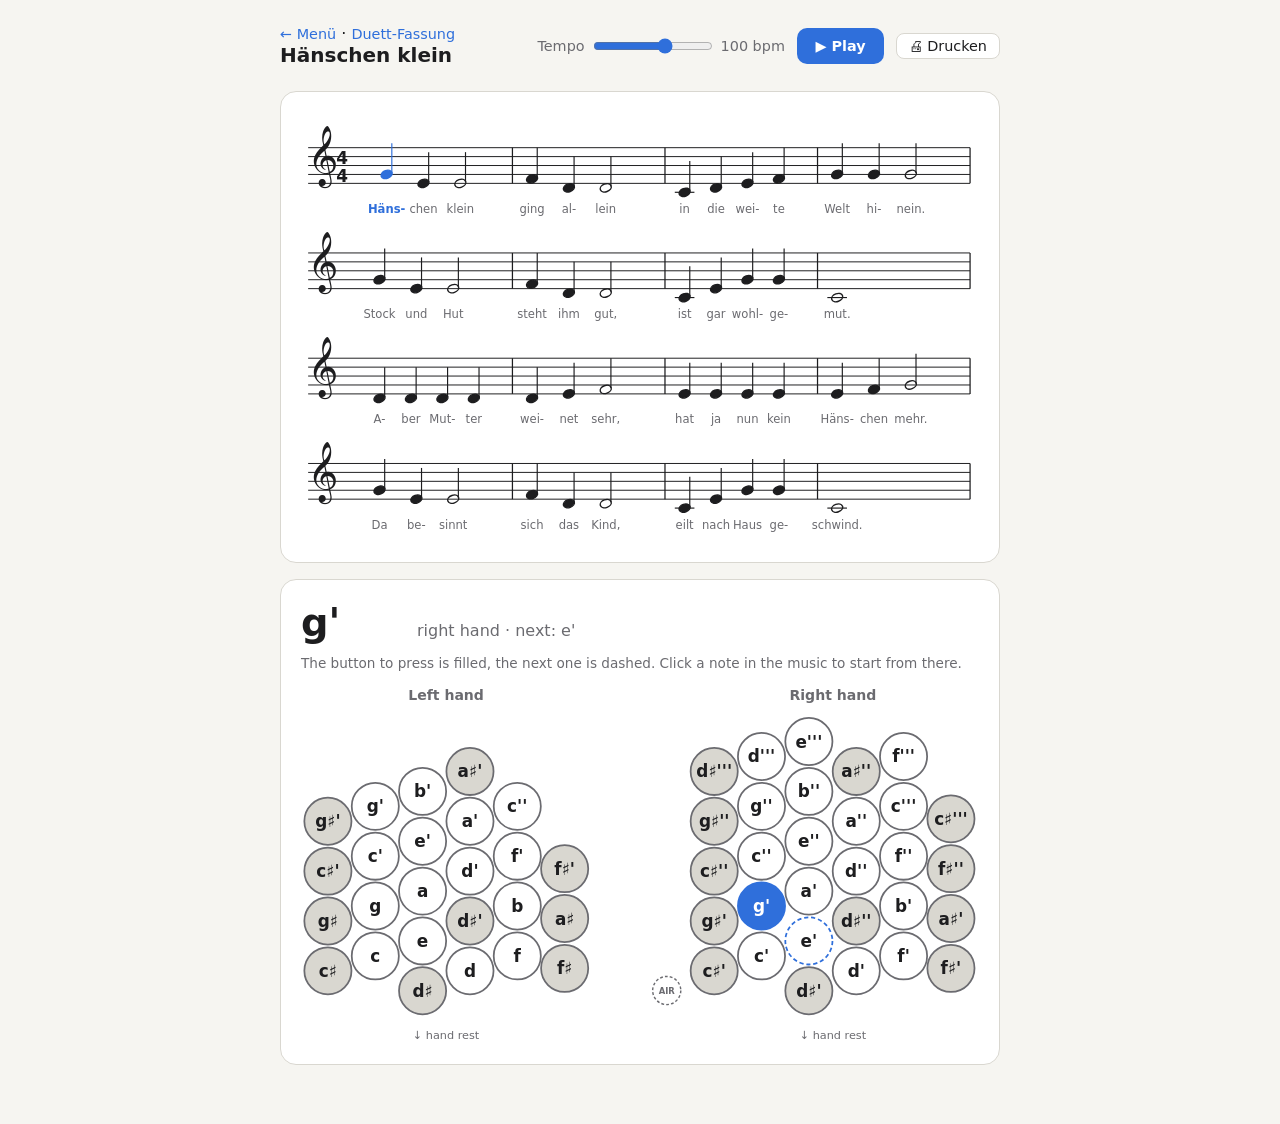
<file: song.html>
<!DOCTYPE html>
<html lang="de">
<head>
<meta charset="utf-8">
<meta name="viewport" content="width=device-width, initial-scale=1">
<title>Hänschen klein</title>
<link rel="manifest" href="manifest.webmanifest">
<meta name="theme-color" content="#2f6fdb">
<link rel="icon" href="icon.svg" type="image/svg+xml">
<link rel="apple-touch-icon" href="icon-192.png">
<link rel="preconnect" href="https://fonts.googleapis.com">
<link rel="preconnect" href="https://fonts.gstatic.com" crossorigin>
<link href="https://fonts.googleapis.com/css2?family=Noto+Music&display=swap" rel="stylesheet">
<link rel="stylesheet" href="concertina.css?v=V25">
<style>
  a.back { color: var(--accent); text-decoration: none; font-size: 0.9rem; }
  .controls input[type=range] { width: 9em; accent-color: var(--accent); }
  .tempo-value { font-variant-numeric: tabular-nums; min-width: 4.5em; }
  svg.score { width: 100%; height: auto; display: block; }
  .score .l { stroke: var(--ink); stroke-width: 1.1; }
  .score .bar { stroke: var(--ink); stroke-width: 1.4; }
  .score .glyph { fill: var(--ink); font-family: "Noto Music", "Bravura", "Segoe UI Symbol", "Apple Symbols", serif; }
  .score .meter { fill: var(--ink); font: 700 19px system-ui, sans-serif; text-anchor: middle; }
  .score .note { cursor: pointer; }
  .score .note .hit { fill: transparent; }
  .score .note .head { stroke: var(--ink); stroke-width: 1.6; }
  .score .note .head.filled { fill: var(--ink); }
  .score .note .head.open { fill: none; }
  .score .note .stem, .score .note .ledger { stroke: var(--ink); stroke-width: 1.3; }
  .score .note .lyric { fill: var(--muted); font: 13px system-ui, sans-serif; text-anchor: middle; }
  .score .note.now .head { stroke: var(--accent); }
  .score .note.now .head.filled { fill: var(--accent); }
  .score .note.now .stem, .score .note.now .ledger { stroke: var(--accent); }
  .score .note.now .lyric { fill: var(--accent); font-weight: 700; }
  .score .note:hover .head { stroke: var(--accent); }
  .now-line { display: flex; gap: 20px; align-items: baseline; flex-wrap: wrap; margin: 0 0 10px; }
  .now-note { font-size: 2.4rem; font-weight: 700; min-width: 2.5em; }
  .now-note .acc { font-family: "Noto Music", system-ui, sans-serif; }
  .next-note { color: var(--muted); }
  .card h2 { font-size: 1rem; margin: 0 0 4px; font-weight: 600; }
  .card .sub { color: var(--muted); font-size: 0.85rem; margin: 0 0 12px; }
  .status { color: var(--muted); font-size: 0.9rem; min-height: 1.3em; }
  /* On phones the keyboard stays in view at the bottom while the music scrolls behind it */
  @media (max-width: 560px) {
    .keys { position: sticky; bottom: 0; padding: 10px 12px; box-shadow: 0 -6px 16px rgba(0, 0, 0, 0.12); }
    .keys .sub { display: none; }
    .keys .now-line { margin: 0 0 4px; }
    .now-note { font-size: 1.6rem; }
  }
  /* Play/Stop stays in view: the header sticks to the top on larger screens; on phones a second
     button sits in the sticky keyboard bar */
  .play-mini { display: none; margin-left: auto; padding: 6px 14px; align-self: center; }
  @media (max-width: 560px) { .play-mini { display: block; } }
  @media (min-width: 561px) {
    header { position: sticky; top: 0; z-index: 2; background: var(--bg); padding: 8px 0; margin-top: -8px; }
  }
</style>
</head>
<body>
<main>
  <header>
    <div>
      <a class="back" href="index.html">← Menü</a> · <a class="back" href="duet.html">Duett-Fassung</a>
      <h1 id="title">Hänschen klein</h1>
    </div>
    <div class="controls">
      <label>Tempo <input id="tempo" type="range" min="1" max="160" step="1" value="100">
        <span class="tempo-value" id="tempoValue">100 bpm</span></label>
      <button id="play" class="start" data-play>▶ Play</button>
      <button class="print-btn" data-print="118" title="Noten drucken oder als PDF speichern">🖨 Drucken</button>
    </div>
  </header>

  <section class="card">
    <svg class="score" id="score" aria-label="Melody"></svg>
  </section>

  <section class="card keys">
    <div class="now-line">
      <div class="now-note" id="nowNote">–</div>
      <div class="next-note" id="nextNote"></div>
      <button class="start play-mini" data-play>▶ Play</button>
    </div>
    <p class="sub">The button to press is filled, the next one is dashed. Click a note in the music to start from there.</p>
    <svg class="maccann" id="maccann" data-zoom viewBox="20 6 964 514" aria-label="Maccann duet keyboard"></svg>
  </section>

  <div class="status" id="status"></div>
</main>

<script src="concertina.js?v=V25"></script>
<script src="pwa.js?v=V25"></script>
<script>
(() => {
  const { SVG_NS, ACC, spell, label, toMidi, buildMaccann, sampleFor, loopCache, playNote, retimeNote, onTempoDrag } = Concertina;
  const $ = id => document.getElementById(id);

  // ---------- the song ----------
  // Bars separated by |, notes as <note><octave>:<length in quarter notes>:<syllable>. Melody in C,
  // played with the right hand (its buttons run from C4 up).
  const SONG = {
    title: 'Hänschen klein', beatsPerBar: 4, hand: 'right',
    notes: `
      G4:1:Häns- E4:1:chen E4:2:klein | F4:1:ging D4:1:al- D4:2:lein | C4:1:in D4:1:die E4:1:wei- F4:1:te |
      G4:1:Welt G4:1:hi- G4:2:nein. | G4:1:Stock E4:1:und E4:2:Hut | F4:1:steht D4:1:ihm D4:2:gut, |
      C4:1:ist E4:1:gar G4:1:wohl- G4:1:ge- | C4:4:mut. | D4:1:A- D4:1:ber D4:1:Mut- D4:1:ter |
      D4:1:wei- E4:1:net F4:2:sehr, | E4:1:hat E4:1:ja E4:1:nun E4:1:kein | E4:1:Häns- F4:1:chen G4:2:mehr. |
      G4:1:Da E4:1:be- E4:2:sinnt | F4:1:sich D4:1:das D4:2:Kind, | C4:1:eilt E4:1:nach G4:1:Haus G4:1:ge- |
      C4:4:schwind.`,
  };
  const bars = SONG.notes.trim().split('|').map(bar => bar.trim().split(/\s+/).map(tok => {
    const [note, beats, syllable] = tok.split(':');
    return { midi: toMidi(note), beats: Number(beats), syllable };
  }));
  const notes = [];
  let beat = 0;
  bars.forEach((bar, b) => bar.forEach(n => { notes.push(Object.assign(n, { bar: b, beat })); beat += n.beats; }));
  const totalBeats = beat;

  // Notation settings from the main page
  let flats = false, helm = true;
  try {
    const saved = JSON.parse(localStorage.getItem('noteListener.settings') || 'null');
    if (saved) { flats = !!saved.flats; helm = saved.helm !== false; }
  } catch { /* defaults */ }
  const noteName = m => label(spell(m, flats), helm);

  // ---------- score ----------
  const score = $('score');
  const S = 10;  // staff line distance
  function svgEl(name, attrs, parent = score, text) {
    const e = document.createElementNS(SVG_NS, name);
    for (const k in attrs) e.setAttribute(k, attrs[k]);
    if (text != null) e.textContent = text;
    parent.appendChild(e);
    return e;
  }

  // Lays the bars out in lines (fewer per line on narrow screens); notes are spaced by their length
  function drawScore() {
    score.textContent = '';
    const perLine = score.clientWidth && score.clientWidth < 560 ? 2 : 4;
    const W = perLine === 2 ? 400 : 760, LINE_H = 118, TOP = 40;
    const barW = (W - 10 - 66) / perLine;
    const lines = Math.ceil(bars.length / perLine);
    score.setAttribute('viewBox', `0 0 ${W} ${lines * LINE_H + 10}`);
    for (let l = 0; l < lines; l++) {
      const bottom = TOP + l * LINE_H + 4 * S;   // y of the bottom staff line (E4)
      for (let i = 0; i < 5; i++) svgEl('line', { class: 'l', x1: 8, x2: W - 10, y1: bottom - i * S, y2: bottom - i * S });
      svgEl('text', { class: 'glyph', x: 12, y: bottom - S, 'font-size': 4 * S }, score, '𝄞');
      if (l === 0) {
        svgEl('text', { class: 'meter', x: 46, y: bottom - 2 * S - 2 }, score, String(SONG.beatsPerBar));
        svgEl('text', { class: 'meter', x: 46, y: bottom - 2 }, score, '4');
      }
      const lineBars = bars.slice(l * perLine, (l + 1) * perLine);
      lineBars.forEach((bar, i) => {
        const x0 = 66 + i * barW, last = l * perLine + i === bars.length - 1;
        svgEl('line', { class: 'bar', x1: x0 + barW, x2: x0 + barW, y1: bottom - 4 * S, y2: bottom, 'stroke-width': last ? 3 : 1.4 });
        // Space by length, but less than proportionally, so short notes keep room for their syllables
        const units = bar.map(n => Math.sqrt(n.beats));
        const unitW = (barW - 30) / Math.max(units.reduce((a, u) => a + u, 0), 2.5);
        let x = x0 + 22 + (l === 0 && i === 0 ? 8 : 0);
        bar.forEach((n, k) => { drawNote(n, x, bottom); x += units[k] * unitW; });
      });
    }
    highlight(currentIdx);
  }

  function drawNote(n, x, bottom) {
    const sp = spell(n.midi, flats);
    const step = sp.octave * 7 + sp.letterIndex - (4 * 7 + 2);  // 0 = E4 on the bottom line
    const y = bottom - step * S / 2;
    const g = svgEl('g', { class: 'note' });
    n.el = g;
    svgEl('rect', { class: 'hit', x: x - 14, y: bottom - 6 * S, width: 28, height: 10 * S }, g);
    for (let st = -2; st >= step; st -= 2) {
      svgEl('line', { class: 'ledger', x1: x - 11, x2: x + 11, y1: bottom - st * S / 2, y2: bottom - st * S / 2 }, g);
    }
    if (sp.acc) svgEl('text', { class: 'glyph', x: x - 22, y, 'font-size': 4 * S }, g, ACC[sp.acc]);
    svgEl('ellipse', { class: 'head ' + (n.beats >= 2 ? 'open' : 'filled'), cx: x, cy: y, rx: 6.4, ry: 4.4,
      transform: `rotate(-20 ${x} ${y})` }, g);
    if (n.beats < 4) {  // whole notes have no stem; the melody stays below the middle line, so stems go up
      svgEl('line', { class: 'stem', x1: x + 5.8, x2: x + 5.8, y1: y - 1.5, y2: y - 3.5 * S }, g);
    }
    svgEl('text', { class: 'lyric', x, y: bottom + 3.3 * S }, g, n.syllable);
    g.addEventListener('click', () => play(notes.indexOf(n)));
  }

  // ---------- keyboard ----------
  const maccann = $('maccann');
  const buttons = buildMaccann(maccann);
  for (const b of buttons) {
    const sp = spell(b.midi, flats);
    b.t.textContent = label(sp, helm);
    b.g.querySelector('title').textContent = label(sp, !helm);
  }
  const buttonFor = midi => buttons.find(b => b.hand === SONG.hand && b.midi === midi) || buttons.find(b => b.midi === midi);
  const handName = { left: 'left hand', right: 'right hand' };

  let currentIdx = 0;
  function highlight(i) {
    currentIdx = i;
    notes.forEach((n, k) => n.el?.classList.toggle('now', k === i));
    // Keep the current note visible (above the sticky keyboard on phones)
    const r = notes[i].el?.getBoundingClientRect(), keys = document.querySelector('.keys').getBoundingClientRect();
    const visibleBottom = getComputedStyle(document.querySelector('.keys')).position === 'sticky' ? keys.top : innerHeight;
    const visibleTop = stickyTop();
    if (playing && r && (r.top < visibleTop || r.bottom > visibleBottom)) scrollBy({ top: r.top - visibleTop - 50, behavior: 'smooth' });
    const now = notes[i], next = notes[i + 1];
    for (const b of buttons) {
      b.g.classList.toggle('on', b === buttonFor(now.midi));
      b.g.classList.toggle('fits', !!next && b === buttonFor(next.midi) && next.midi !== now.midi);
    }
    const nowName = noteName(now.midi);
    $('nowNote').textContent = nowName;
    $('nextNote').textContent = `${handName[buttonFor(now.midi).hand]}` + (next ? ` · next: ${noteName(next.midi)}` : ' · last note');
  }

  const stickyTop = () => {
    const h = document.querySelector('header');
    return getComputedStyle(h).position === 'sticky' ? h.getBoundingClientRect().bottom : 0;
  };

  // ---------- playback ----------
  let ctx = null, out = null, getLoop = null, voices = [], startTime = 0, startBeat = 0, spb = 1, rafId = 0, playing = false;
  const tempoInput = $('tempo');
  const secPerBeat = () => 60 / Number(tempoInput.value);

  // A note's start and end at the current tempo. Notes are slightly detached, so repeated notes are heard
  // as separate notes
  function noteSpan(n) {
    const t = startTime + (n.beat - startBeat) * spb;
    return [t, t + n.beats * spb - Math.min(0.08, n.beats * spb * 0.15)];
  }
  // The tempo changed while playing: carry on from the current beat at the new tempo
  function retempo() {
    if (!playing || !voices.length) return;
    const now = ctx.currentTime;
    if (now > startTime) { startBeat += (now - startTime) / spb; startTime = now; }
    spb = secPerBeat();
    for (const v of voices) v.node = retimeNote(ctx, v.node, ...noteSpan(v.n));
  }

  async function play(from = 0) {
    stop();
    if (!ctx) {
      ctx = new (window.AudioContext || window.webkitAudioContext)();
      out = ctx.createDynamicsCompressor();
      out.connect(ctx.destination);
      getLoop = loopCache(ctx);
    }
    if (ctx.state !== 'running') await ctx.resume();
    playing = true;
    setPlayButtons(true);
    $('status').textContent = 'Loading…';
    const todo = notes.slice(from);
    let sounds;
    try {
      sounds = await Promise.all(todo.map(async n => {
        const { file, rate } = sampleFor(buttonFor(n.midi));
        return { buffer: await getLoop(file), rate };
      }));
    } catch {
      $('status').textContent = location.protocol === 'file:'
        ? 'Playing needs the page served over http: in the folder run python3 -m http.server, then open http://localhost:8000/song.html'
        : 'Could not load the recordings.';
      return stop();
    }
    if (!playing) return;
    $('status').textContent = '';
    spb = secPerBeat();
    startBeat = todo[0].beat;
    startTime = ctx.currentTime + 0.1;
    voices = todo.map((n, k) => ({ n, node: playNote(ctx, out, sounds[k].buffer, sounds[k].rate, ...noteSpan(n)) }));
    const tick = () => {
      if (!playing) return;
      const beatNow = startBeat + (ctx.currentTime - startTime) / spb;
      if (beatNow >= totalBeats) { stop(); highlight(0); return; }
      let i = notes.findIndex(n => beatNow < n.beat + n.beats);
      if (beatNow < startBeat) i = notes.indexOf(todo[0]);
      if (i !== currentIdx) highlight(i);
      rafId = requestAnimationFrame(tick);
    };
    highlight(notes.indexOf(todo[0]));
    tick();
  }

  function stop() {
    playing = false;
    cancelAnimationFrame(rafId);
    for (const { node: { src, gain } } of voices) {
      gain.gain.cancelScheduledValues(ctx.currentTime);
      gain.gain.setTargetAtTime(0, ctx.currentTime, 0.02);
      try { src.stop(ctx.currentTime + 0.1); } catch { /* not started yet */ }
    }
    voices = [];
    setPlayButtons(false);
  }

  const playButtons = document.querySelectorAll('[data-play]');
  function setPlayButtons(on) {
    for (const b of playButtons) { b.textContent = on ? '■ Stop' : '▶ Play'; b.classList.toggle('listening', on); }
  }
  for (const b of playButtons) b.onclick = () => (playing ? stop() : play(currentIdx));
  document.addEventListener('keydown', e => {
    if (e.key === ' ' && e.target === document.body) { e.preventDefault(); $('play').click(); }
  });

  // Tempo, remembered in this browser
  const showTempo = () => { $('tempoValue').textContent = `${tempoInput.value} bpm`; };
  try { const t = Number(localStorage.getItem('noteListener.songTempo')); if (t) tempoInput.value = t; } catch { }
  showTempo();
  tempoInput.addEventListener('input', showTempo);
  tempoInput.addEventListener('change', () => {
    try { localStorage.setItem('noteListener.songTempo', tempoInput.value); } catch { }
    retempo();
  });
  onTempoDrag(tempoInput, retempo);   // playing follows the slider while it moves
  window.__beatNow = () => (playing && voices.length ? startBeat + (ctx.currentTime - startTime) / spb : null);   // for tests: the beat being played

  drawScore();
  addEventListener('resize', () => {
    const perLine = score.clientWidth < 560 ? 2 : 4;
    if (perLine !== (score.viewBox.baseVal.width === 400 ? 2 : 4)) drawScore();
  });
})();
</script>
</body>
</html>
</file>
<file: concertina.css>
/* Shared by the pages: colours, layout basics, controls and the button diagram. */
:root {
  --bg: #f6f5f1;
  --panel: #ffffff;
  --ink: #1d1d1f;
  --muted: #6b6b70;
  --line: #d9d7d0;
  --accent: #2f6fdb;
  --good: #1f9d55;
  --warn: #d98a1f;
  --bad: #d2463c;
}
@media (prefers-color-scheme: dark) {
  :root {
    --bg: #141416;
    --panel: #1e1e22;
    --ink: #ececef;
    --muted: #9a9aa2;
    --line: #36363c;
    --accent: #6b9dff;
    --good: #3ecf7a;
    --warn: #f0a940;
    --bad: #ff6b5f;
  }
}
* { box-sizing: border-box; }
body {
  margin: 0;
  min-height: 100vh;
  background: var(--bg);
  color: var(--ink);
  font-family: system-ui, -apple-system, "Segoe UI", Roboto, sans-serif;
  display: flex;
  justify-content: center;
  padding: 24px 16px;
}
main { width: 100%; max-width: 720px; display: flex; flex-direction: column; gap: 16px; }
header { display: flex; align-items: center; justify-content: space-between; gap: 12px; flex-wrap: wrap; }
h1 { font-size: 1.25rem; margin: 0; font-weight: 600; }
h1 .version { font-size: 0.75rem; font-weight: 600; color: var(--muted); border: 1px solid var(--line); border-radius: 999px; padding: 1px 8px; vertical-align: middle; margin-left: 6px; }
.controls { display: flex; gap: 12px; align-items: center; flex-wrap: wrap; font-size: 0.9rem; color: var(--muted); }
.controls label { display: flex; align-items: center; gap: 6px; }
.controls input[type=number] {
  width: 4.5em; padding: 4px 6px; border: 1px solid var(--line); border-radius: 6px;
  background: var(--panel); color: var(--ink); font: inherit;
}
.seg { display: inline-flex; border: 1px solid var(--line); border-radius: 8px; overflow: hidden; }
.seg button {
  border: 0; background: var(--panel); color: var(--muted); padding: 4px 12px; font: inherit; cursor: pointer;
}
.seg button[aria-pressed=true] { background: var(--accent); color: #fff; }
button.start {
  border: 0; border-radius: 10px; padding: 10px 18px; font: inherit; font-weight: 600;
  background: var(--accent); color: #fff; cursor: pointer;
}
button.start.listening { background: var(--bad); }
.card {
  background: var(--panel); border: 1px solid var(--line); border-radius: 16px; padding: 20px;
}
svg.maccann { width: 100%; height: auto; display: block; transition: opacity 0.3s; }
svg.maccann.stale { opacity: 0.45; }
/* Tap-to-zoom (concertina.js enableZoom): the keyboard's card fills the screen with one hand's side */
svg.maccann[data-zoom] { cursor: zoom-in; }
.zoom-close { display: none; }
.card.zoomed {
  position: fixed; inset: 0; z-index: 50; border-radius: 0; margin: 0; max-width: none;
  display: flex; flex-direction: column; padding: 12px 12px max(12px, env(safe-area-inset-bottom));
}
.card.zoomed svg.maccann { flex: 1; min-height: 0; width: 100%; height: 100%; cursor: zoom-out; }
.card.zoomed .sub { display: none; }
.card.zoomed .now-line { padding-right: 52px; }
.card.zoomed .play-mini { display: block; }
.card.zoomed .zoom-close {
  display: block; position: absolute; top: 10px; right: 10px; width: 40px; height: 40px; border-radius: 50%;
  border: 1px solid var(--line); background: var(--panel); color: var(--ink); font: 600 18px system-ui, sans-serif; cursor: pointer;
}
body.zoom-open { overflow: hidden; }
.maccann .btn circle { fill: var(--panel); stroke: var(--muted); stroke-width: 2.5; }
.maccann .btn.accidental circle { fill: var(--line); }
.maccann .btn text { fill: var(--ink); font: 700 24px system-ui, sans-serif; text-anchor: middle; dominant-baseline: central; }
.maccann .btn.on circle { fill: var(--accent); stroke: var(--accent); }
.maccann .btn.on text { fill: #fff; }
.maccann .hand { fill: var(--muted); font: 600 20px system-ui, sans-serif; text-anchor: middle; }
.maccann .air circle { fill: none; stroke: var(--muted); stroke-width: 2; stroke-dasharray: 4 3; }
.maccann .air text { fill: var(--muted); font: 600 12px system-ui, sans-serif; text-anchor: middle; dominant-baseline: central; }
.maccann .hint { fill: var(--muted); font: 16px system-ui, sans-serif; text-anchor: middle; }
.maccann.playable .btn { cursor: pointer; -webkit-tap-highlight-color: transparent; }
.maccann.playable .btn:hover circle { stroke: var(--accent); }
.maccann .btn.fits circle { stroke: var(--accent); stroke-dasharray: 6 4; }
.maccann .btn.target circle { fill: color-mix(in srgb, var(--accent) 22%, var(--panel)); stroke: var(--accent); stroke-width: 5; }
.maccann .btn.good circle { fill: var(--good); stroke: var(--good); }
.maccann .btn.bad circle { fill: var(--bad); stroke: var(--bad); }
.maccann .btn.good text, .maccann .btn.bad text { fill: #fff; }

/* Printing (the Drucken button, Concertina.printScore): only the title and the score, one system per block */
.print-btn {
  border: 1px solid var(--line); border-radius: 8px; background: var(--panel); color: var(--ink);
  padding: 4px 12px; font: inherit; cursor: pointer;
}
.print-sheet { display: none; }
@media print {
  :root { --bg: #fff; --panel: #fff; --ink: #000; --muted: #333; --line: #999; --accent: #000; }
  @page { margin: 12mm; }
  body { padding: 0; background: #fff; display: block; }
  body.printing main, body.printing .update { display: none; }
  body.printing .print-sheet { display: block; }
  .print-sheet h1 { font-size: 16pt; text-align: center; margin: 0 0 10pt; }
  .print-sheet svg { display: block; width: 100%; height: auto; break-inside: avoid; page-break-inside: avoid; }
}
</file>
